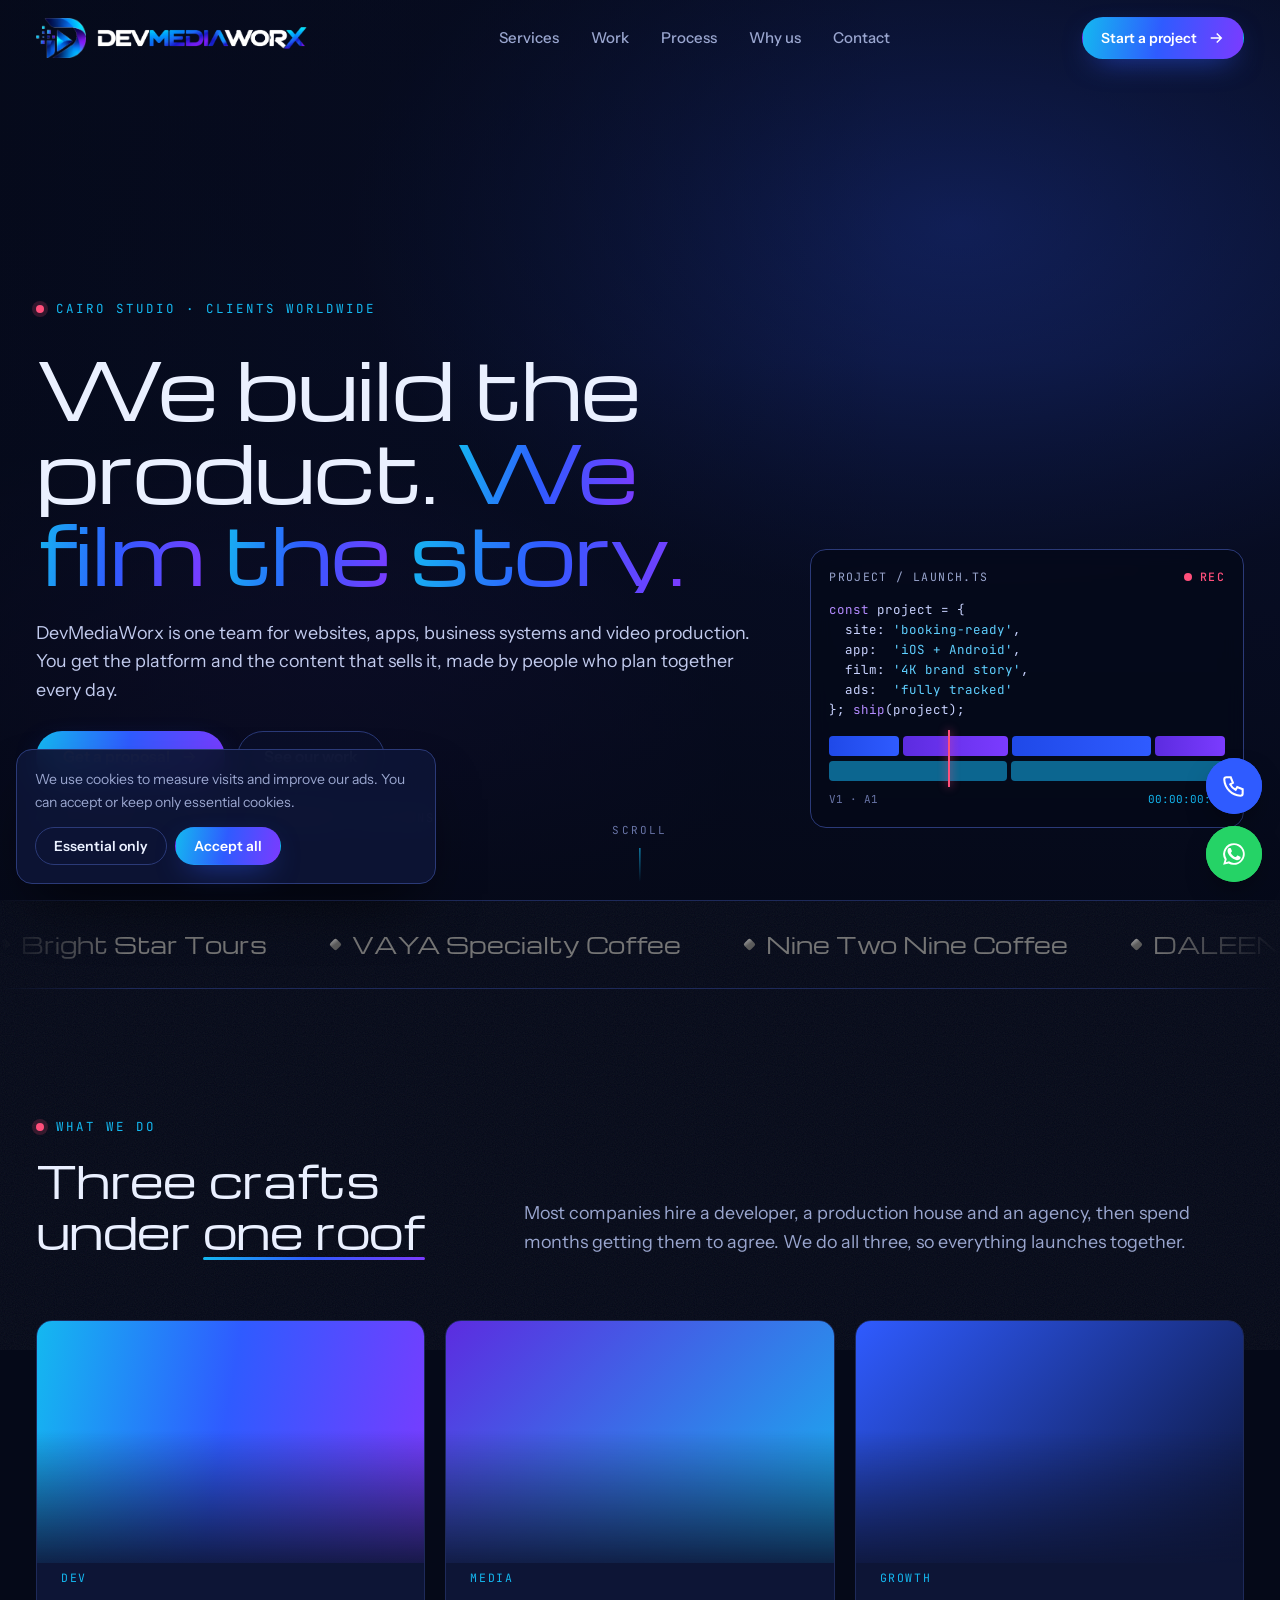
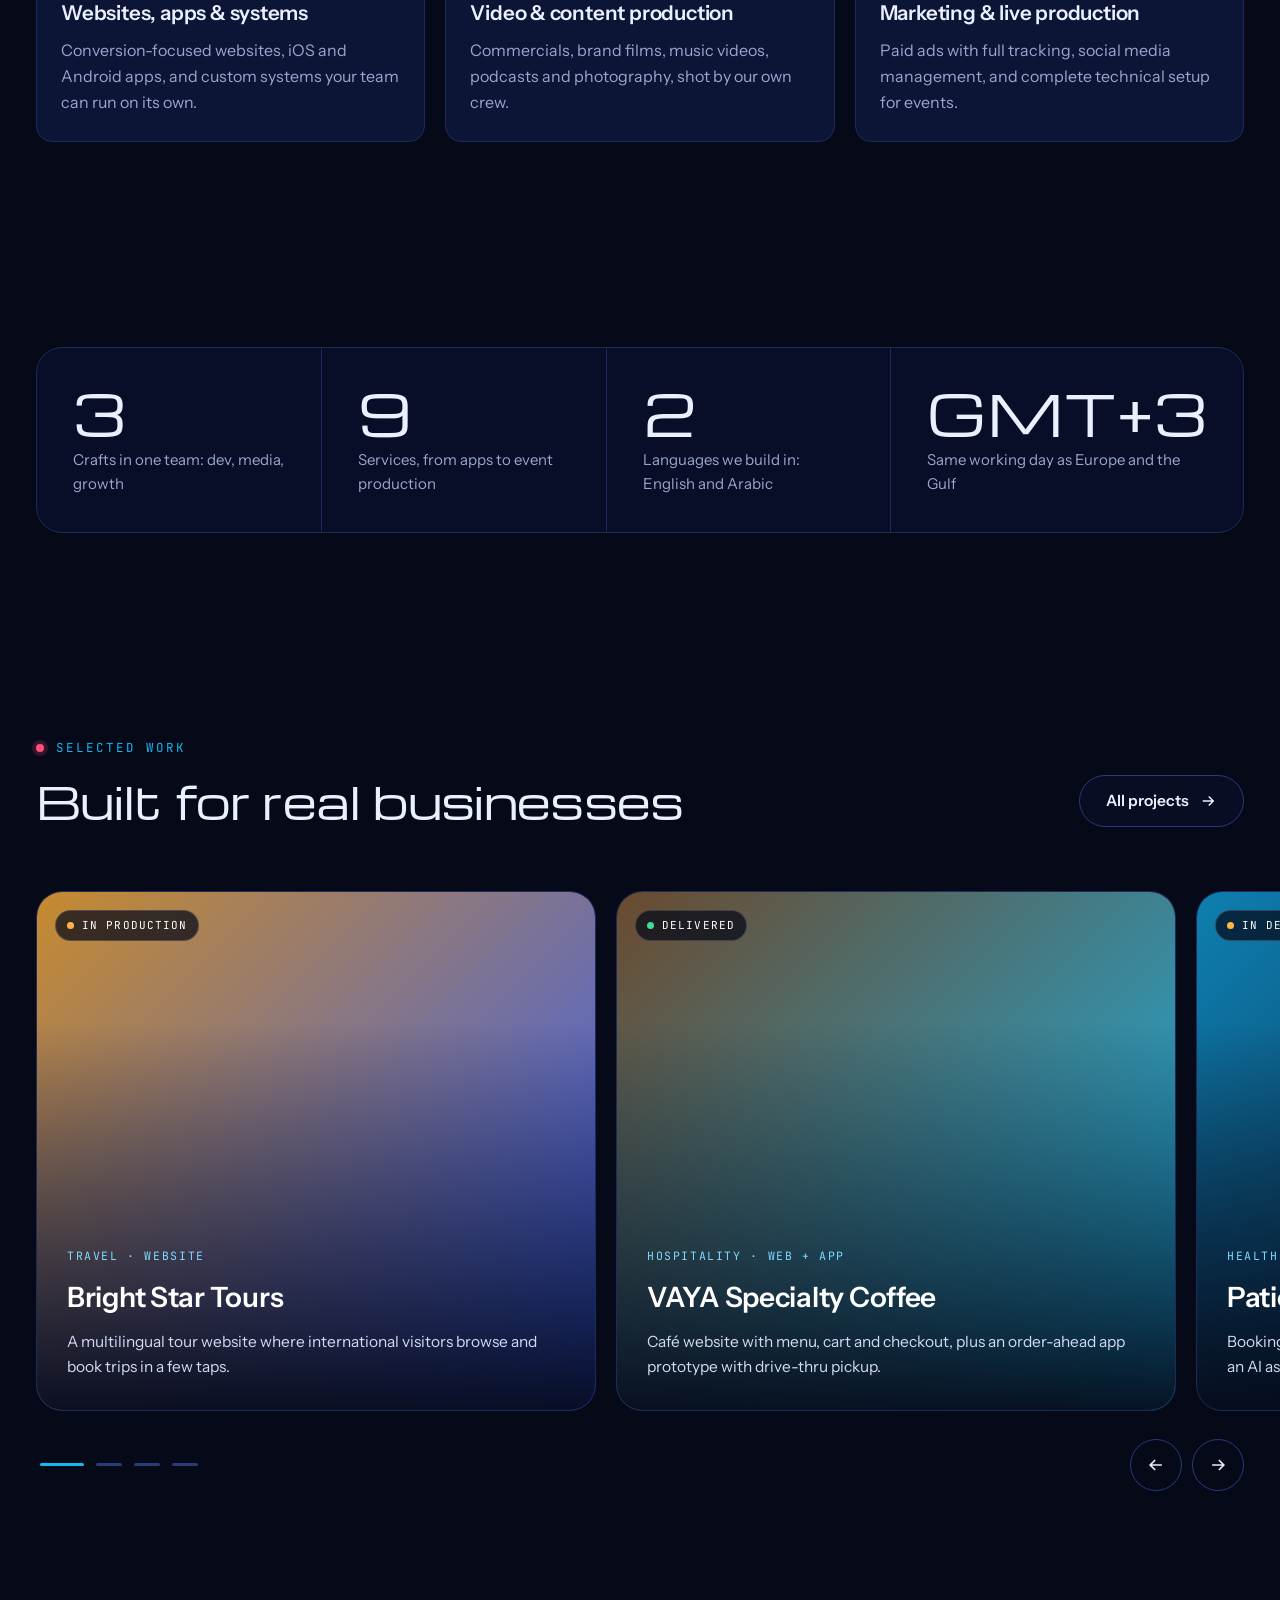
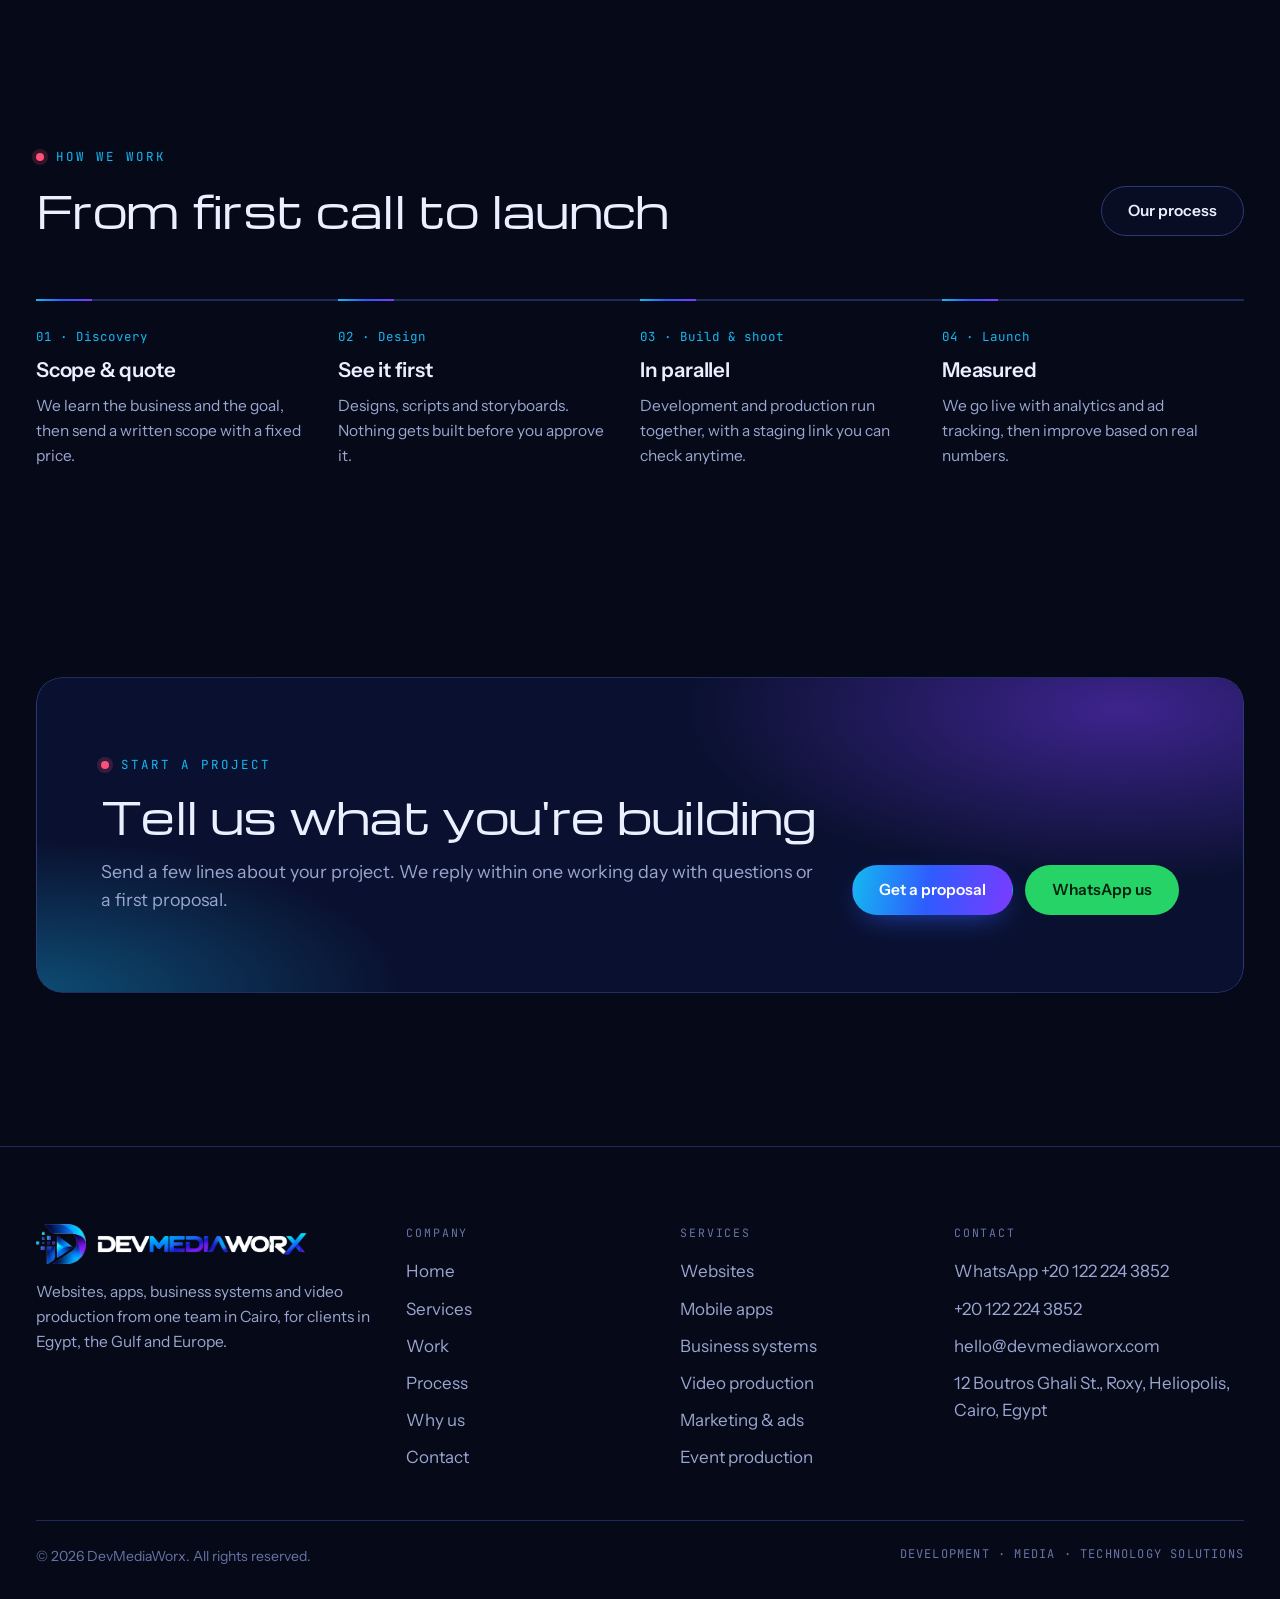
<file: index.html>
<!doctype html>
<html lang="en" dir="ltr">
<head>
<meta charset="utf-8">
<meta name="viewport" content="width=device-width,initial-scale=1,viewport-fit=cover">
<title>DevMediaWorx | Websites, Apps & Video Production Studio in Cairo</title>
<meta name="description" content="DevMediaWorx builds websites, mobile apps and business systems, and produces the video and campaigns that sell them. One team in Cairo for clients in Egypt, the Gulf and Europe.">
<link rel="canonical" href="https://devmediaworx.com/">
<meta property="og:type" content="website">
<meta property="og:site_name" content="DevMediaWorx">
<meta property="og:title" content="DevMediaWorx | Development, Media & Technology Solutions">
<meta property="og:description" content="Websites, apps, systems and video production from one team in Cairo.">
<meta property="og:url" content="https://devmediaworx.com/">
<meta property="og:image" content="https://devmediaworx.com/assets/img/og-image.jpg"><!-- TODO: add a 1200×630 og-image.jpg -->
<meta name="twitter:card" content="summary_large_image">
<meta name="theme-color" content="#050918">
<link rel="icon" type="image/png" href="assets/img/favicon.png">
<link rel="apple-touch-icon" href="assets/img/apple-touch-icon.png">

<!-- Fonts -->
<link rel="preconnect" href="https://fonts.googleapis.com">
<link rel="preconnect" href="https://fonts.gstatic.com" crossorigin>
<link rel="stylesheet" href="https://fonts.googleapis.com/css2?family=Michroma&family=Instrument+Sans:wght@400;500;600;700&family=JetBrains+Mono:wght@400;500&display=swap">

<!-- Libraries -->
<link rel="stylesheet" href="assets/vendor/lenis/lenis.css">
<link rel="stylesheet" href="assets/vendor/swiper/swiper-bundle.min.css">

<!-- Site -->
<link rel="stylesheet" href="assets/css/style.css">
<script src="assets/js/config.js"></script>
<script src="assets/js/tracking.js"></script>

<script type="application/ld+json">
{
  "@context": "https://schema.org",
  "@type": "ProfessionalService",
  "name": "DevMediaWorx",
  "description": "Web development, mobile apps, business systems, video production, digital marketing and event production.",
  "url": "https://devmediaworx.com/",
  "logo": "https://devmediaworx.com/assets/img/logo.png",
  "image": "https://devmediaworx.com/assets/img/logo.png",
  "telephone": "+201222243852",
  "email": "hello@devmediaworx.com",
  "address": { "@type": "PostalAddress", "streetAddress": "12 Boutros Ghali St., Roxy", "addressLocality": "Heliopolis, Cairo", "addressRegion": "Cairo", "postalCode": "11757", "addressCountry": "EG" },
  "hasMap": "https://maps.app.goo.gl/G1YZ1F2vzGe3bzKj9",
  "geo": { "@type": "GeoCoordinates", "latitude": 30.0928966, "longitude": 31.3207923 },
  "areaServed": ["EG", "AE", "SA", "KW", "QA", "GB", "DE"],
  "openingHoursSpecification": [{ "@type": "OpeningHoursSpecification", "dayOfWeek": ["Sunday","Monday","Tuesday","Wednesday","Thursday"], "opens": "10:00", "closes": "18:00" }],
  "knowsLanguage": ["en", "ar"]
}
</script>
</head>
<body>

<main id="main">

  <!-- ============ HERO ============ -->
  <!-- To use a showreel instead of the image: put <video autoplay muted loop playsinline poster="..."><source src="assets/video/reel.mp4" type="video/mp4"></video> inside .hero-media -->
  <section class="hero" data-section="hero" data-accent="cyan">
    <div class="hero-media" data-hero-media style="--img:url('https://images.unsplash.com/photo-1574717024653-61fd2cf4d44d?auto=format&fit=crop&w=2000&q=75')" role="img" aria-label="Video editing suite"><!-- PLACEHOLDER IMAGE: replace with your own showreel still --></div>
    <div class="wrap hero-inner">
      <div class="hero-copy">
        <span class="eyebrow" data-hero-item>Cairo studio · Clients worldwide</span>
        <h1 data-hero-title>We build the product. <span class="grad">We film the story.</span></h1>
        <p class="lead" data-hero-item>DevMediaWorx is one team for websites, apps, business systems and video production. You get the platform and the content that sells it, made by people who plan together every day.</p>
        <div class="hero-ctas" data-hero-item>
          <a class="btn btn-primary magnetic" href="contact.html" data-cta="Get a proposal">Get a proposal
            <svg viewBox="0 0 24 24" fill="none" stroke="currentColor" stroke-width="2" aria-hidden="true"><path d="M5 12h14M13 6l6 6-6 6"/></svg></a>
          <a class="btn btn-ghost magnetic" href="work.html" data-cta="See our work">See our work</a>
        </div>
        <div class="hero-meta" data-hero-item><span>Development</span><span>Media</span><span>Technology solutions</span></div>
      </div>

      <div class="rec-card" data-hero-item aria-hidden="true">
        <div class="rc-top"><span>PROJECT / LAUNCH.TS</span><b>REC</b></div>
        <div class="code">
          <div><span class="k">const</span> project = {</div>
          <div>  site: <span class="s">'booking-ready'</span>,</div>
          <div>  app:  <span class="s">'iOS + Android'</span>,</div>
          <div>  film: <span class="s">'4K brand story'</span>,</div>
          <div>  ads:  <span class="s">'fully tracked'</span></div>
          <div>}; <span class="k">ship</span>(project);</div>
        </div>
        <div class="track">
          <div class="row"><i style="--f:2"></i><i style="--f:3"></i><i style="--f:4"></i><i style="--f:2"></i></div>
          <div class="row a"><i style="--f:5"></i><i style="--f:6"></i></div>
          <span class="ph"></span>
        </div>
        <div class="tc-row"><span>V1 · A1</span><span class="tc" data-timecode>00:00:00:00</span></div>
      </div>
    </div>
    <span class="scroll-cue">SCROLL</span>
  </section>

  <!-- ============ CLIENTS MARQUEE ============ -->
  <div class="marquee" data-section="clients" aria-label="Clients we have worked with">
    <div class="marquee-track">
      <div class="marquee-group">
        <span class="marquee-item"><i></i>Bright Star Tours</span>
        <span class="marquee-item"><i></i>VAYA Specialty Coffee</span>
        <span class="marquee-item"><i></i>Nine Two Nine Coffee</span>
        <span class="marquee-item"><i></i>DALEENZ</span>
        <span class="marquee-item"><i></i>IGCSE Mathematics</span>
        <span class="marquee-item"><i></i>Wide World Tourism</span>
      </div>
      <div class="marquee-group" aria-hidden="true">
        <span class="marquee-item"><i></i>Bright Star Tours</span>
        <span class="marquee-item"><i></i>VAYA Specialty Coffee</span>
        <span class="marquee-item"><i></i>Nine Two Nine Coffee</span>
        <span class="marquee-item"><i></i>DALEENZ</span>
        <span class="marquee-item"><i></i>IGCSE Mathematics</span>
        <span class="marquee-item"><i></i>Wide World Tourism</span>
      </div>
    </div>
  </div>

  <!-- ============ WHAT WE DO ============ -->
  <section class="section" data-section="services-preview" data-accent="blue">
    <div class="wrap">
      <div class="sec-head row">
        <div>
          <span class="eyebrow" data-anim="rise">What we do</span>
          <h2 class="h2" data-anim="chars">Three crafts under <span class="u-line">one roof</span></h2>
        </div>
        <p class="lead" data-anim="rise" data-delay=".15">Most companies hire a developer, a production house and an agency, then spend months getting them to agree. We do all three, so everything launches together.</p>
      </div>
      <div class="grid-3" data-anim="stagger">
        <a class="card card-img" href="services.html#web" style="text-decoration:none">
          <div class="ci-img" style="--img:url('https://images.unsplash.com/photo-1498050108023-c5249f4df085?auto=format&fit=crop&w=900&q=70')"></div>
          <div class="ci-body"><span class="tag">Dev</span><h3 class="h3">Websites, apps &amp; systems</h3><p>Conversion-focused websites, iOS and Android apps, and custom systems your team can run on its own.</p></div>
        </a>
        <a class="card card-img" href="services.html#video" style="text-decoration:none">
          <div class="ci-img" style="--img:url('https://images.unsplash.com/photo-1492691527719-9d1e07e534b4?auto=format&fit=crop&w=900&q=70');--fallback:linear-gradient(135deg,#5C2CE0,#14B8F0)"></div>
          <div class="ci-body"><span class="tag">Media</span><h3 class="h3">Video &amp; content production</h3><p>Commercials, brand films, music videos, podcasts and photography, shot by our own crew.</p></div>
        </a>
        <a class="card card-img" href="services.html#marketing" style="text-decoration:none">
          <div class="ci-img" style="--img:url('https://images.unsplash.com/photo-1460925895917-afdab827c52f?auto=format&fit=crop&w=900&q=70');--fallback:linear-gradient(135deg,#2F5BFF,#0A1230)"></div>
          <div class="ci-body"><span class="tag">Growth</span><h3 class="h3">Marketing &amp; live production</h3><p>Paid ads with full tracking, social media management, and complete technical setup for events.</p></div>
        </a>
      </div>
    </div>
  </section>

  <!-- ============ STATS (facts only, no invented numbers) ============ -->
  <section class="section tight" data-section="stats">
    <div class="wrap">
      <div class="stats">
        <div class="stat"><b data-anim="count" data-count="3">3</b><span>Crafts in one team: dev, media, growth</span></div>
        <div class="stat"><b data-anim="count" data-count="9">9</b><span>Services, from apps to event production</span></div>
        <div class="stat"><b data-anim="count" data-count="2">2</b><span>Languages we build in: English and Arabic</span></div>
        <div class="stat"><b>GMT+3</b><span>Same working day as Europe and the Gulf</span></div>
      </div>
    </div>
  </section>

  <!-- ============ FEATURED WORK (Swiper) ============ -->
  <section class="section" data-section="work-preview" data-accent="violet" style="overflow:hidden">
    <div class="wrap">
      <div class="sec-head row">
        <div>
          <span class="eyebrow" data-anim="rise">Selected work</span>
          <h2 class="h2" data-anim="chars">Built for real businesses</h2>
        </div>
        <a class="btn btn-ghost magnetic" href="work.html" data-cta="All projects" data-anim="rise">All projects
          <svg viewBox="0 0 24 24" fill="none" stroke="currentColor" stroke-width="2" aria-hidden="true"><path d="M5 12h14M13 6l6 6-6 6"/></svg></a>
      </div>
      <div class="swiper work-swiper" data-anim="rise">
        <div class="swiper-wrapper">
          <a class="swiper-slide case" href="work.html#bright-star" data-name="Bright Star Tours">
            <div class="case-bg" style="--img:url('https://images.unsplash.com/photo-1503177119275-0aa32b3a9368?auto=format&fit=crop&w=1200&q=70');--fallback:linear-gradient(135deg,#C78A2E,#2F5BFF)"></div>
            <span class="status dev">In production</span>
            <div class="in"><span class="cat">Travel · Website</span><h3>Bright Star Tours</h3><p>A multilingual tour website where international visitors browse and book trips in a few taps.</p></div>
          </a>
          <a class="swiper-slide case" href="work.html#vaya" data-name="VAYA">
            <div class="case-bg" style="--img:url('https://images.unsplash.com/photo-1495474472287-4d71bcdd2085?auto=format&fit=crop&w=1200&q=70');--fallback:linear-gradient(135deg,#6B4A2E,#14B8F0)"></div>
            <span class="status">Delivered</span>
            <div class="in"><span class="cat">Hospitality · Web + App</span><h3>VAYA Specialty Coffee</h3><p>Café website with menu, cart and checkout, plus an order-ahead app prototype with drive-thru pickup.</p></div>
          </a>
          <a class="swiper-slide case" href="work.html#patient-journey" data-name="Patient Journey">
            <div class="case-bg" style="--img:url('https://images.unsplash.com/photo-1576091160550-2173dba999ef?auto=format&fit=crop&w=1200&q=70');--fallback:linear-gradient(135deg,#0E7FB0,#0A1230)"></div>
            <span class="status dev">In development</span>
            <div class="in"><span class="cat">Healthcare · Platform</span><h3>Patient Journey System</h3><p>Bookings, refunds, records and post-op follow-up for doctors, with an AI assistant that hands medical questions to the clinic.</p></div>
          </a>
          <a class="swiper-slide case" href="work.html#daleenz" data-name="DALEENZ">
            <div class="case-bg" style="--img:url('https://images.unsplash.com/photo-1555041469-a586c61ea9bc?auto=format&fit=crop&w=1200&q=70');--fallback:linear-gradient(135deg,#B08D57,#1A1A1A)"></div>
            <span class="status">Delivered</span>
            <div class="in"><span class="cat">Retail · Landing pages</span><h3>DALEENZ Furniture</h3><p>Ad-ready sales landing pages, product spec sheets and marketing visuals.</p></div>
          </a>
          <a class="swiper-slide case" href="work.html#events" data-name="Event production">
            <div class="case-bg" style="--img:url('https://images.unsplash.com/photo-1540575467063-178a50c2df87?auto=format&fit=crop&w=1200&q=70');--fallback:linear-gradient(135deg,#7B3BFF,#0A1230)"></div>
            <span class="status">Ongoing</span>
            <div class="in"><span class="cat">Events · Production</span><h3>Conference production</h3><p>LED screens, multi-camera coverage, sound, lighting and stage, then the highlight film.</p></div>
          </a>
        </div>
        <div class="swiper-ui">
          <div class="swiper-pagination"></div>
          <div class="arrows">
            <button class="sw-prev" type="button" aria-label="Previous project"><svg viewBox="0 0 24 24" fill="none" stroke="currentColor" stroke-width="2"><path d="M19 12H5M11 6l-6 6 6 6"/></svg></button>
            <button class="sw-next" type="button" aria-label="Next project"><svg viewBox="0 0 24 24" fill="none" stroke="currentColor" stroke-width="2"><path d="M5 12h14M13 6l6 6-6 6"/></svg></button>
          </div>
        </div>
      </div>
    </div>
  </section>

  <!-- ============ PROCESS PREVIEW ============ -->
  <section class="section" data-section="process-preview" data-accent="cyan">
    <div class="wrap">
      <div class="sec-head row">
        <div>
          <span class="eyebrow" data-anim="rise">How we work</span>
          <h2 class="h2" data-anim="chars">From first call to launch</h2>
        </div>
        <a class="btn btn-ghost magnetic" href="process.html" data-cta="Our process" data-anim="rise">Our process</a>
      </div>
      <div class="steps-mini" data-anim="stagger">
        <div class="sm"><span>01 · Discovery</span><h3 class="h3">Scope &amp; quote</h3><p>We learn the business and the goal, then send a written scope with a fixed price.</p></div>
        <div class="sm"><span>02 · Design</span><h3 class="h3">See it first</h3><p>Designs, scripts and storyboards. Nothing gets built before you approve it.</p></div>
        <div class="sm"><span>03 · Build &amp; shoot</span><h3 class="h3">In parallel</h3><p>Development and production run together, with a staging link you can check anytime.</p></div>
        <div class="sm"><span>04 · Launch</span><h3 class="h3">Measured</h3><p>We go live with analytics and ad tracking, then improve based on real numbers.</p></div>
      </div>
    </div>
  </section>

  <!-- ============ CTA ============ -->
  <section class="section tight" data-section="cta">
    <div class="wrap">
      <div class="cta-band" data-anim="wipe">
        <div style="display:grid;gap:16px">
          <span class="eyebrow">Start a project</span>
          <h2 class="h2">Tell us what you're building</h2>
          <p class="lead">Send a few lines about your project. We reply within one working day with questions or a first proposal.</p>
        </div>
        <div class="actions">
          <a class="btn btn-primary magnetic" href="contact.html" data-cta="Get a proposal">Get a proposal</a>
          <a class="btn btn-wa magnetic" data-wa="Hi DevMediaWorx, I'd like to discuss a project." href="#">WhatsApp us</a>
        </div>
      </div>
    </div>
  </section>

</main>

<!-- Libraries -->
<script src="assets/vendor/gsap/gsap.min.js"></script>
<script src="assets/vendor/gsap/ScrollTrigger.min.js"></script>
<script src="assets/vendor/gsap/SplitText.min.js"></script>
<script src="assets/vendor/gsap/CustomEase.min.js"></script>
<script src="assets/vendor/gsap/Observer.min.js"></script>
<script src="assets/vendor/lenis/lenis.min.js"></script>
<script src="assets/vendor/swiper/swiper-bundle.min.js"></script>
<!-- Site -->
<script src="assets/js/layout.js"></script>
<script src="assets/js/main.js"></script>
<script src="assets/js/motion.js"></script>
</body>
</html>
</file>
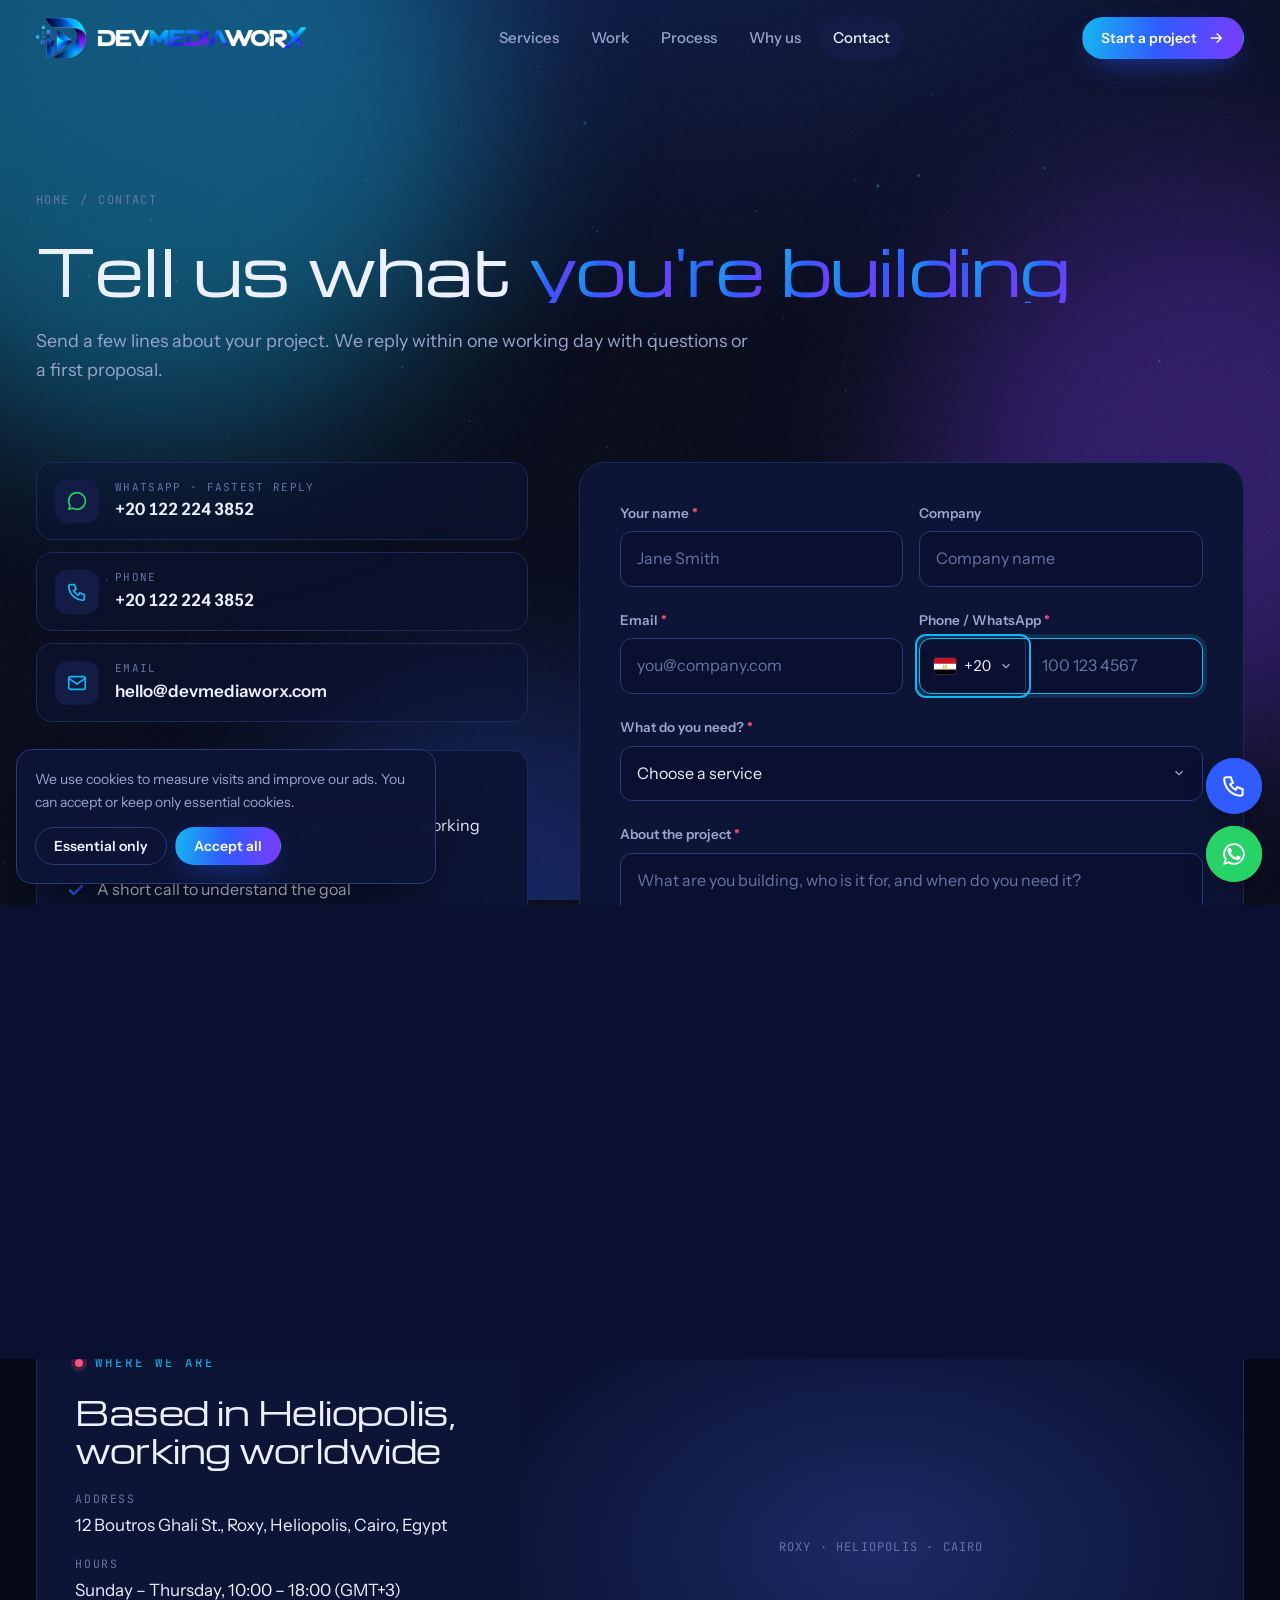
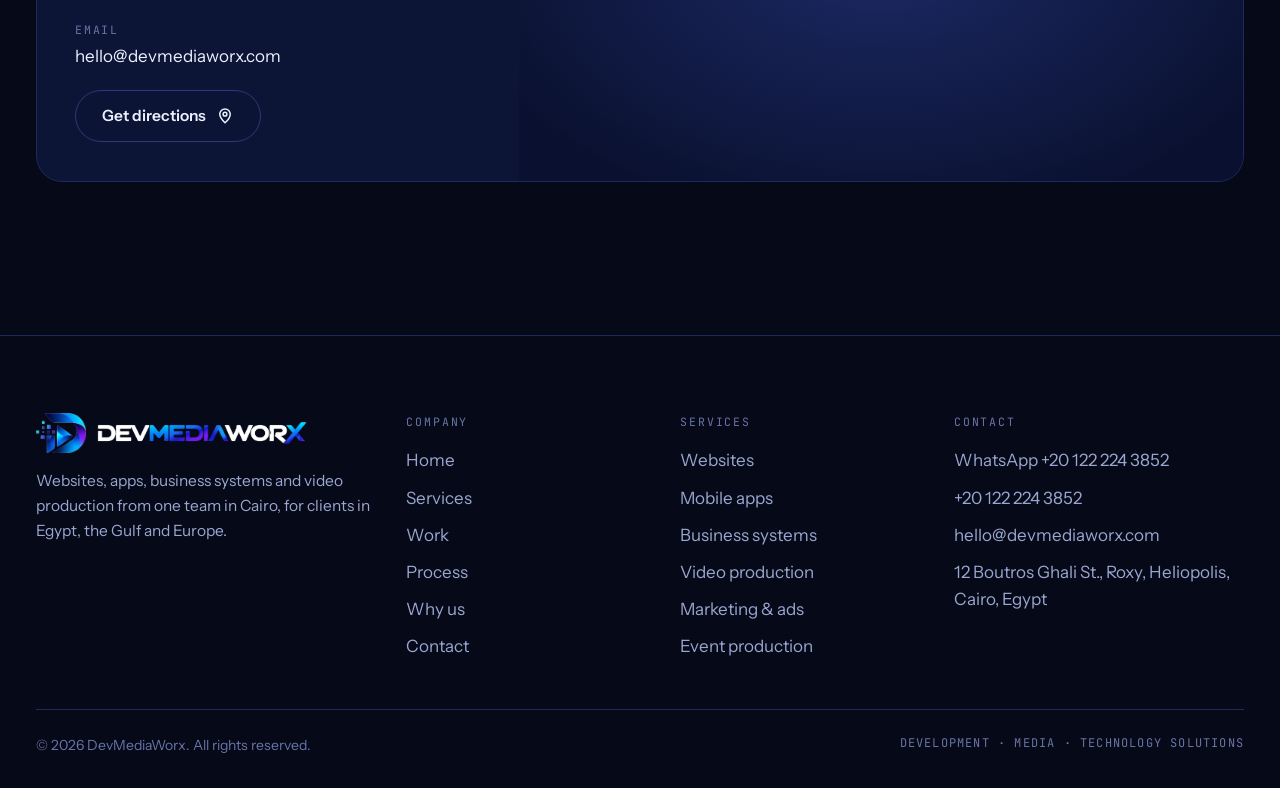
<file: contact.html>
<!doctype html>
<html lang="en" dir="ltr">
<head>
<meta charset="utf-8">
<meta name="viewport" content="width=device-width,initial-scale=1,viewport-fit=cover">
<title>Contact | Start a Project | DevMediaWorx</title>
<meta name="description" content="Tell us about your project. Reach DevMediaWorx on WhatsApp, phone or email, or send the form for a proposal within one working day.">
<link rel="canonical" href="https://devmediaworx.com/contact.html">
<meta property="og:type" content="website">
<meta property="og:site_name" content="DevMediaWorx">
<meta property="og:title" content="Contact | Start a Project | DevMediaWorx">
<meta property="og:description" content="Tell us about your project. Reach DevMediaWorx on WhatsApp, phone or email, or send the form for a proposal within one working day.">
<meta property="og:url" content="https://devmediaworx.com/contact.html">
<meta property="og:image" content="https://devmediaworx.com/assets/img/og-image.jpg">
<meta name="twitter:card" content="summary_large_image">
<meta name="theme-color" content="#050918">
<link rel="icon" type="image/png" href="assets/img/favicon.png">
<link rel="apple-touch-icon" href="assets/img/apple-touch-icon.png">

<!-- Fonts -->
<link rel="preconnect" href="https://fonts.googleapis.com">
<link rel="preconnect" href="https://fonts.gstatic.com" crossorigin>
<link rel="stylesheet" href="https://fonts.googleapis.com/css2?family=Michroma&family=Instrument+Sans:wght@400;500;600;700&family=JetBrains+Mono:wght@400;500&display=swap">

<!-- Libraries -->
<link rel="stylesheet" href="assets/vendor/lenis/lenis.css">

<!-- Site -->
<link rel="stylesheet" href="assets/css/style.css">
<script src="assets/js/config.js"></script>
<script src="assets/js/tracking.js"></script>

</head>
<body>

<main id="main">

  <section class="page-hero" data-section="contact-hero" data-accent="cyan">
    <div class="wrap">
      <div class="crumbs" data-anim="rise"><a href="index.html">Home</a><span>/</span><span>Contact</span></div>
      <h1 class="h1" data-anim="chars">Tell us what <span class="grad">you're building</span></h1>
      <p class="lead" data-anim="rise" data-delay=".2">Send a few lines about your project. We reply within one working day with questions or a first proposal.</p>
    </div>
  </section>

  <section class="section" style="padding-top:0" data-section="contact" data-accent="cyan">
    <div class="wrap contact-grid">
      <div style="display:grid;gap:28px">
        <div class="channels" data-anim="stagger">
          <a class="channel" href="#" data-wa="Hi DevMediaWorx, I'd like to discuss a project.">
            <span class="ic" style="color:#25D366"><svg viewBox="0 0 24 24" fill="currentColor" aria-hidden="true"><path d="M12 2a10 10 0 0 0-8.6 15.1L2 22l5-1.3A10 10 0 1 0 12 2zm0 18.2c-1.5 0-3-.4-4.2-1.2l-.3-.2-3 .8.8-2.9-.2-.3A8.2 8.2 0 1 1 12 20.2z"/></svg></span>
            <span><small>WhatsApp · fastest reply</small><strong data-c="contact.whatsappDisplay">+20 122 224 3852</strong></span>
          </a>
          <a class="channel" href="#" data-tel>
            <span class="ic"><svg viewBox="0 0 24 24" fill="none" stroke="currentColor" stroke-width="1.9" aria-hidden="true"><path d="M5 4h4l2 5-2.5 1.5a11 11 0 0 0 5 5L15 13l5 2v4a2 2 0 0 1-2 2A16 16 0 0 1 3 6a2 2 0 0 1 2-2"/></svg></span>
            <span><small>Phone</small><strong data-c="contact.phoneDisplay">+20 122 224 3852</strong></span>
          </a>
          <a class="channel" href="#" data-mail>
            <span class="ic"><svg viewBox="0 0 24 24" fill="none" stroke="currentColor" stroke-width="1.8" aria-hidden="true"><rect x="3" y="5" width="18" height="14" rx="2"/><path d="m3 7 9 6 9-6"/></svg></span>
            <span><small>Email</small><strong data-c="contact.email">hello@devmediaworx.com</strong></span>
          </a>
        </div>
        <div class="card" data-anim="rise">
          <span class="tag">What happens next</span>
          <ul class="tick-list">
            <li>We read your message and reply within one working day</li>
            <li>A short call to understand the goal</li>
            <li>A written proposal with a fixed price and timeline</li>
          </ul>
        </div>
      </div>

      <div class="form-card" data-anim="rise" data-delay=".1">
        <form id="lead-form" class="form" novalidate>
          <div class="field" data-field="name">
            <label for="f-name">Your name <em>*</em></label>
            <input class="input" id="f-name" name="name" autocomplete="name" placeholder="Jane Smith">
            <span class="err" aria-live="polite"></span>
          </div>
          <div class="field" data-field="company">
            <label for="f-company">Company</label>
            <input class="input" id="f-company" name="company" autocomplete="organization" placeholder="Company name">
            <span class="err"></span>
          </div>
          <div class="field" data-field="email">
            <label for="f-email">Email <em>*</em></label>
            <input class="input" id="f-email" name="email" type="email" autocomplete="email" placeholder="you@company.com">
            <span class="err" aria-live="polite"></span>
          </div>
          <div class="field" data-field="phone">
            <label for="f-phone">Phone / WhatsApp <em>*</em></label>
            <div class="phone">
              <button type="button" class="cc-btn" id="cc-btn" aria-haspopup="listbox" aria-expanded="false" aria-label="Country code"></button>
              <ul class="dropdown" id="cc-list" role="listbox" tabindex="-1" aria-label="Country code"></ul>
              <input class="input" id="f-phone" name="phone" type="tel" inputmode="tel" autocomplete="tel-national" placeholder="100 123 4567">
              <input type="hidden" name="country_code" value="+20">
            </div>
            <span class="err" aria-live="polite"></span>
          </div>
          <div class="field full" data-field="service">
            <label id="service-label">What do you need? <em>*</em></label>
            <div class="select">
              <button type="button" class="select-btn" id="service-btn" aria-haspopup="listbox" aria-expanded="false" aria-labelledby="service-label service-btn"><span>Choose a service</span><svg viewBox="0 0 24 24" fill="none" stroke="currentColor" stroke-width="2" aria-hidden="true"><path d="m6 9 6 6 6-6"/></svg></button>
              <ul class="dropdown" id="service-list" role="listbox" tabindex="-1" aria-labelledby="service-label"></ul>
              <input type="hidden" name="service" value="">
            </div>
            <span class="err" aria-live="polite"></span>
          </div>
          <div class="field full" data-field="message">
            <label for="f-msg">About the project <em>*</em></label>
            <textarea class="input" id="f-msg" name="message" placeholder="What are you building, who is it for, and when do you need it?"></textarea>
            <span class="err" aria-live="polite"></span>
          </div>
          <div class="field full">
            <button class="btn btn-primary magnetic" type="submit" data-cta="Send project details">Send project details
              <svg viewBox="0 0 24 24" fill="none" stroke="currentColor" stroke-width="2" aria-hidden="true"><path d="M5 12h14M13 6l6 6-6 6"/></svg></button>
          </div>
        </form>

        <div class="form-success" role="status" aria-live="polite">
          <svg viewBox="0 0 100 100" fill="none" aria-hidden="true"><circle cx="50" cy="50" r="44" stroke-width="3" stroke-dasharray="280" stroke-dashoffset="0"/><path d="M31 51l13 13 26-28" stroke-width="5" stroke-linecap="round" stroke-linejoin="round" stroke-dasharray="200" stroke-dashoffset="0"/></svg>
          <h3 class="h3">Thanks, <span data-success-name>there</span>. Your details are ready.</h3>
          <p>Tap below to send them on WhatsApp for the fastest reply. We usually answer the same working day.</p>
          <a class="btn btn-wa" href="#" target="_blank" rel="noopener" data-wa-final>Send on WhatsApp</a>
        </div>
      </div>
    </div>
  </section>

  <!-- ============ LOCATION ============ -->
  <section class="section tight" data-section="location" data-accent="blue">
    <div class="wrap">
      <div class="location" data-anim="rise">
        <div class="loc-info">
          <span class="eyebrow">Where we are</span>
          <h2 class="h2" style="font-size:clamp(24px,2.6vw,34px)">Based in Heliopolis, working worldwide</h2>
          <dl>
            <div><dt>Address</dt><dd data-c="contact.address">12 Boutros Ghali St., Roxy, Heliopolis, Cairo, Egypt</dd></div>
            <div><dt>Hours</dt><dd data-c="contact.hours">Sunday – Thursday, 10:00 – 18:00 (GMT+3)</dd></div>
            <div><dt>Email</dt><dd data-c="contact.email">hello@devmediaworx.com</dd></div>
          </dl>
          <a class="btn btn-ghost magnetic" href="#" data-maplink data-directions style="align-self:flex-start">Get directions
            <svg viewBox="0 0 24 24" fill="none" stroke="currentColor" stroke-width="2" aria-hidden="true"><path d="M12 21s-7-6.2-7-11.5A7 7 0 0 1 19 9.5C19 14.8 12 21 12 21z"/><circle cx="12" cy="9.5" r="2.5"/></svg></a>
        </div>
        <div class="map" data-map><span class="map-fallback">ROXY · HELIOPOLIS · CAIRO</span></div>
      </div>
    </div>
  </section>
</main>

<!-- Libraries -->
<script src="assets/vendor/gsap/gsap.min.js"></script>
<script src="assets/vendor/gsap/ScrollTrigger.min.js"></script>
<script src="assets/vendor/gsap/SplitText.min.js"></script>
<script src="assets/vendor/gsap/CustomEase.min.js"></script>
<script src="assets/vendor/gsap/Observer.min.js"></script>
<script src="assets/vendor/lenis/lenis.min.js"></script>
<!-- Site -->
<script src="assets/js/layout.js"></script>
<script src="assets/js/main.js"></script>
<script src="assets/js/motion.js"></script>
</body>
</html>
</file>
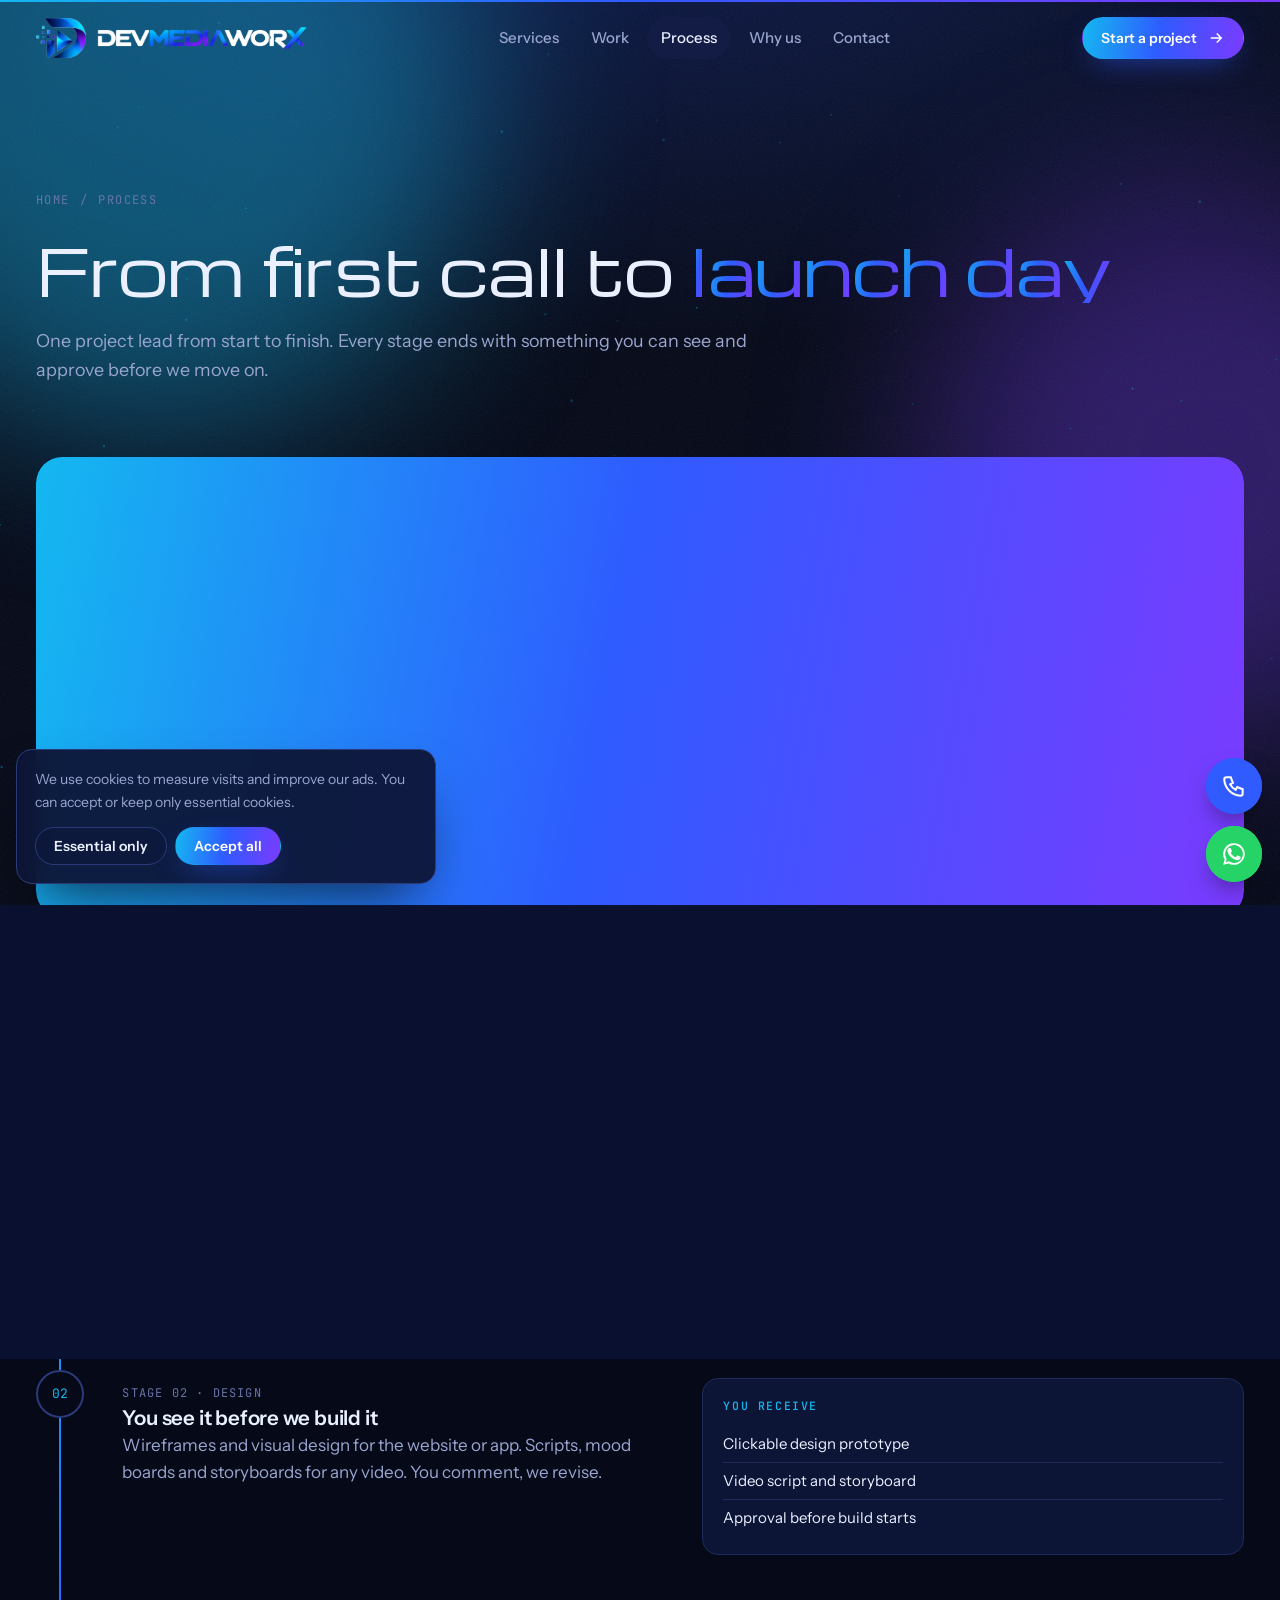
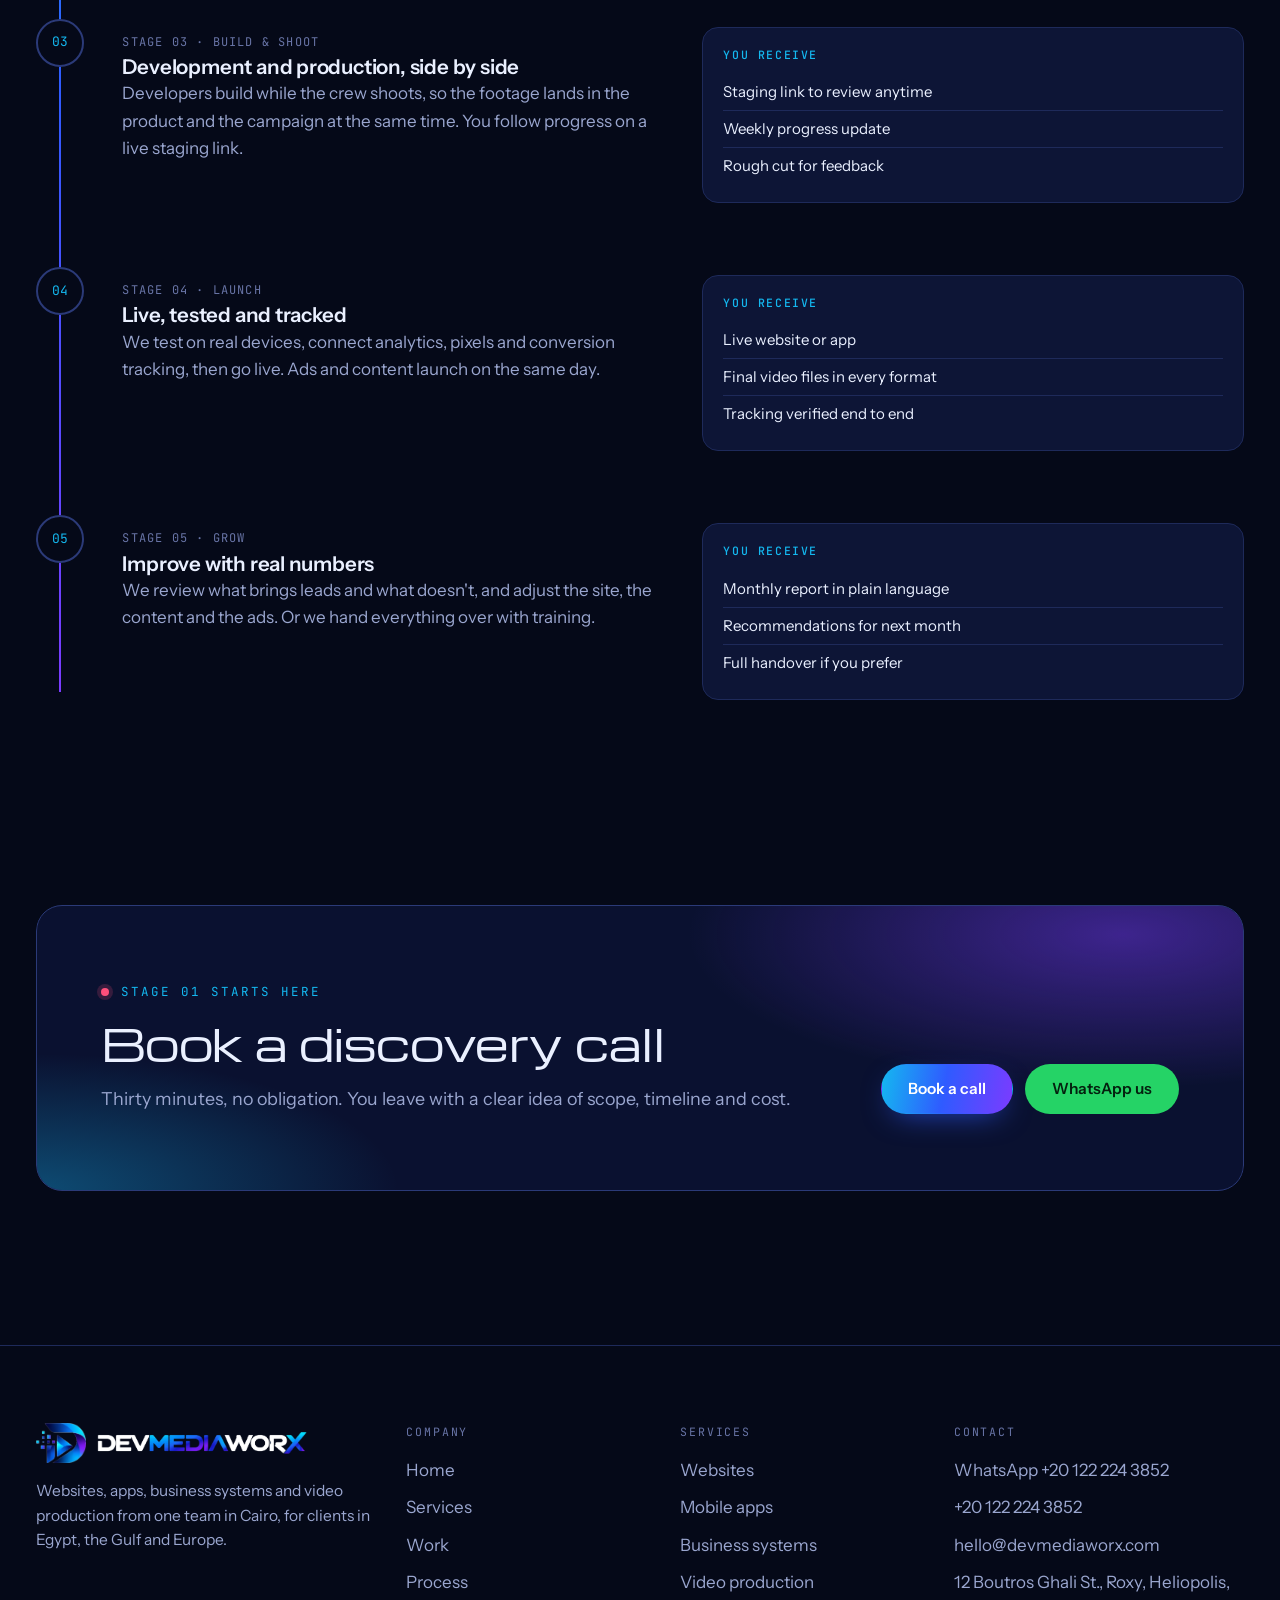
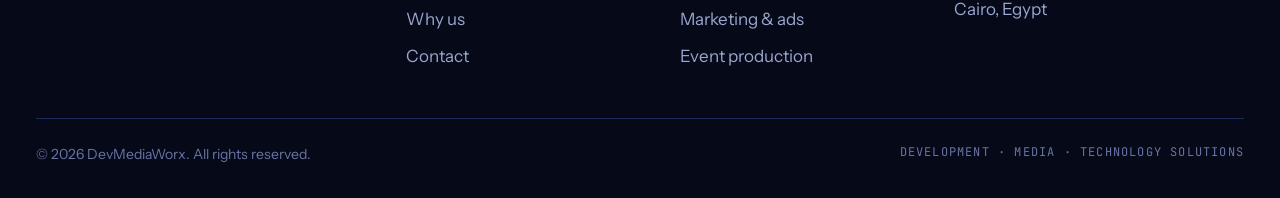
<file: process.html>
<!doctype html>
<html lang="en" dir="ltr">
<head>
<meta charset="utf-8">
<meta name="viewport" content="width=device-width,initial-scale=1,viewport-fit=cover">
<title>Process | How We Work | DevMediaWorx</title>
<meta name="description" content="Our five-stage process: discovery, design, build and shoot, launch, and growth. Fixed price, written scope, one project lead.">
<link rel="canonical" href="https://devmediaworx.com/process.html">
<meta property="og:type" content="website">
<meta property="og:site_name" content="DevMediaWorx">
<meta property="og:title" content="Process | How We Work | DevMediaWorx">
<meta property="og:description" content="Our five-stage process: discovery, design, build and shoot, launch, and growth. Fixed price, written scope, one project lead.">
<meta property="og:url" content="https://devmediaworx.com/process.html">
<meta property="og:image" content="https://devmediaworx.com/assets/img/og-image.jpg">
<meta name="twitter:card" content="summary_large_image">
<meta name="theme-color" content="#050918">
<link rel="icon" type="image/png" href="assets/img/favicon.png">
<link rel="apple-touch-icon" href="assets/img/apple-touch-icon.png">

<!-- Fonts -->
<link rel="preconnect" href="https://fonts.googleapis.com">
<link rel="preconnect" href="https://fonts.gstatic.com" crossorigin>
<link rel="stylesheet" href="https://fonts.googleapis.com/css2?family=Michroma&family=Instrument+Sans:wght@400;500;600;700&family=JetBrains+Mono:wght@400;500&display=swap">

<!-- Libraries -->
<link rel="stylesheet" href="assets/vendor/lenis/lenis.css">

<!-- Site -->
<link rel="stylesheet" href="assets/css/style.css">
<script src="assets/js/config.js"></script>
<script src="assets/js/tracking.js"></script>

</head>
<body>

<main id="main">

  <section class="page-hero" data-section="process-hero" data-accent="cyan">
    <div class="wrap">
      <div class="crumbs" data-anim="rise"><a href="index.html">Home</a><span>/</span><span>Process</span></div>
      <h1 class="h1" data-anim="chars">From first call to <span class="grad">launch day</span></h1>
      <p class="lead" data-anim="rise" data-delay=".2">One project lead from start to finish. Every stage ends with something you can see and approve before we move on.</p>
      <div class="page-hero-img" data-anim="wipe" style="--img:url('https://images.unsplash.com/photo-1551434678-e076c223a692?auto=format&fit=crop&w=2000&q=70')"><!-- PLACEHOLDER IMAGE: replace with a photo of your team at work --></div>
    </div>
  </section>

  <section class="section" data-section="process" data-accent="blue">
    <div class="wrap">
      <div class="timeline">
        <span class="rail" aria-hidden="true"></span>

        <div class="t-step" data-anim="rise">
          <div class="t-dot">01</div>
          <div class="t-body">
            <div>
              <span class="tc">STAGE 01 · DISCOVERY</span>
              <h2 class="h3">We learn your business</h2>
              <p>A call to understand the business, the audience, the goal and the deadline. We look at what you have today and what competitors are doing.</p>
            </div>
            <div class="deliver"><b>You receive</b><ul><li>Written scope of work</li><li>Fixed price and payment schedule</li><li>Timeline with milestones</li></ul></div>
          </div>
        </div>

        <div class="t-step" data-anim="rise">
          <div class="t-dot">02</div>
          <div class="t-body">
            <div>
              <span class="tc">STAGE 02 · DESIGN</span>
              <h2 class="h3">You see it before we build it</h2>
              <p>Wireframes and visual design for the website or app. Scripts, mood boards and storyboards for any video. You comment, we revise.</p>
            </div>
            <div class="deliver"><b>You receive</b><ul><li>Clickable design prototype</li><li>Video script and storyboard</li><li>Approval before build starts</li></ul></div>
          </div>
        </div>

        <div class="t-step" data-anim="rise">
          <div class="t-dot">03</div>
          <div class="t-body">
            <div>
              <span class="tc">STAGE 03 · BUILD &amp; SHOOT</span>
              <h2 class="h3">Development and production, side by side</h2>
              <p>Developers build while the crew shoots, so the footage lands in the product and the campaign at the same time. You follow progress on a live staging link.</p>
            </div>
            <div class="deliver"><b>You receive</b><ul><li>Staging link to review anytime</li><li>Weekly progress update</li><li>Rough cut for feedback</li></ul></div>
          </div>
        </div>

        <div class="t-step" data-anim="rise">
          <div class="t-dot">04</div>
          <div class="t-body">
            <div>
              <span class="tc">STAGE 04 · LAUNCH</span>
              <h2 class="h3">Live, tested and tracked</h2>
              <p>We test on real devices, connect analytics, pixels and conversion tracking, then go live. Ads and content launch on the same day.</p>
            </div>
            <div class="deliver"><b>You receive</b><ul><li>Live website or app</li><li>Final video files in every format</li><li>Tracking verified end to end</li></ul></div>
          </div>
        </div>

        <div class="t-step" data-anim="rise">
          <div class="t-dot">05</div>
          <div class="t-body">
            <div>
              <span class="tc">STAGE 05 · GROW</span>
              <h2 class="h3">Improve with real numbers</h2>
              <p>We review what brings leads and what doesn't, and adjust the site, the content and the ads. Or we hand everything over with training.</p>
            </div>
            <div class="deliver"><b>You receive</b><ul><li>Monthly report in plain language</li><li>Recommendations for next month</li><li>Full handover if you prefer</li></ul></div>
          </div>
        </div>
      </div>
    </div>
  </section>

  <section class="section tight" data-section="cta">
    <div class="wrap">
      <div class="cta-band" data-anim="wipe">
        <div style="display:grid;gap:16px">
          <span class="eyebrow">Stage 01 starts here</span>
          <h2 class="h2">Book a discovery call</h2>
          <p class="lead">Thirty minutes, no obligation. You leave with a clear idea of scope, timeline and cost.</p>
        </div>
        <div class="actions">
          <a class="btn btn-primary magnetic" href="contact.html" data-cta="Book a discovery call">Book a call</a>
          <a class="btn btn-wa magnetic" data-wa="Hi DevMediaWorx, I'd like to book a discovery call." href="#">WhatsApp us</a>
        </div>
      </div>
    </div>
  </section>
</main>

<!-- Libraries -->
<script src="assets/vendor/gsap/gsap.min.js"></script>
<script src="assets/vendor/gsap/ScrollTrigger.min.js"></script>
<script src="assets/vendor/gsap/SplitText.min.js"></script>
<script src="assets/vendor/gsap/CustomEase.min.js"></script>
<script src="assets/vendor/gsap/Observer.min.js"></script>
<script src="assets/vendor/lenis/lenis.min.js"></script>
<!-- Site -->
<script src="assets/js/layout.js"></script>
<script src="assets/js/main.js"></script>
<script src="assets/js/motion.js"></script>
</body>
</html>
</file>
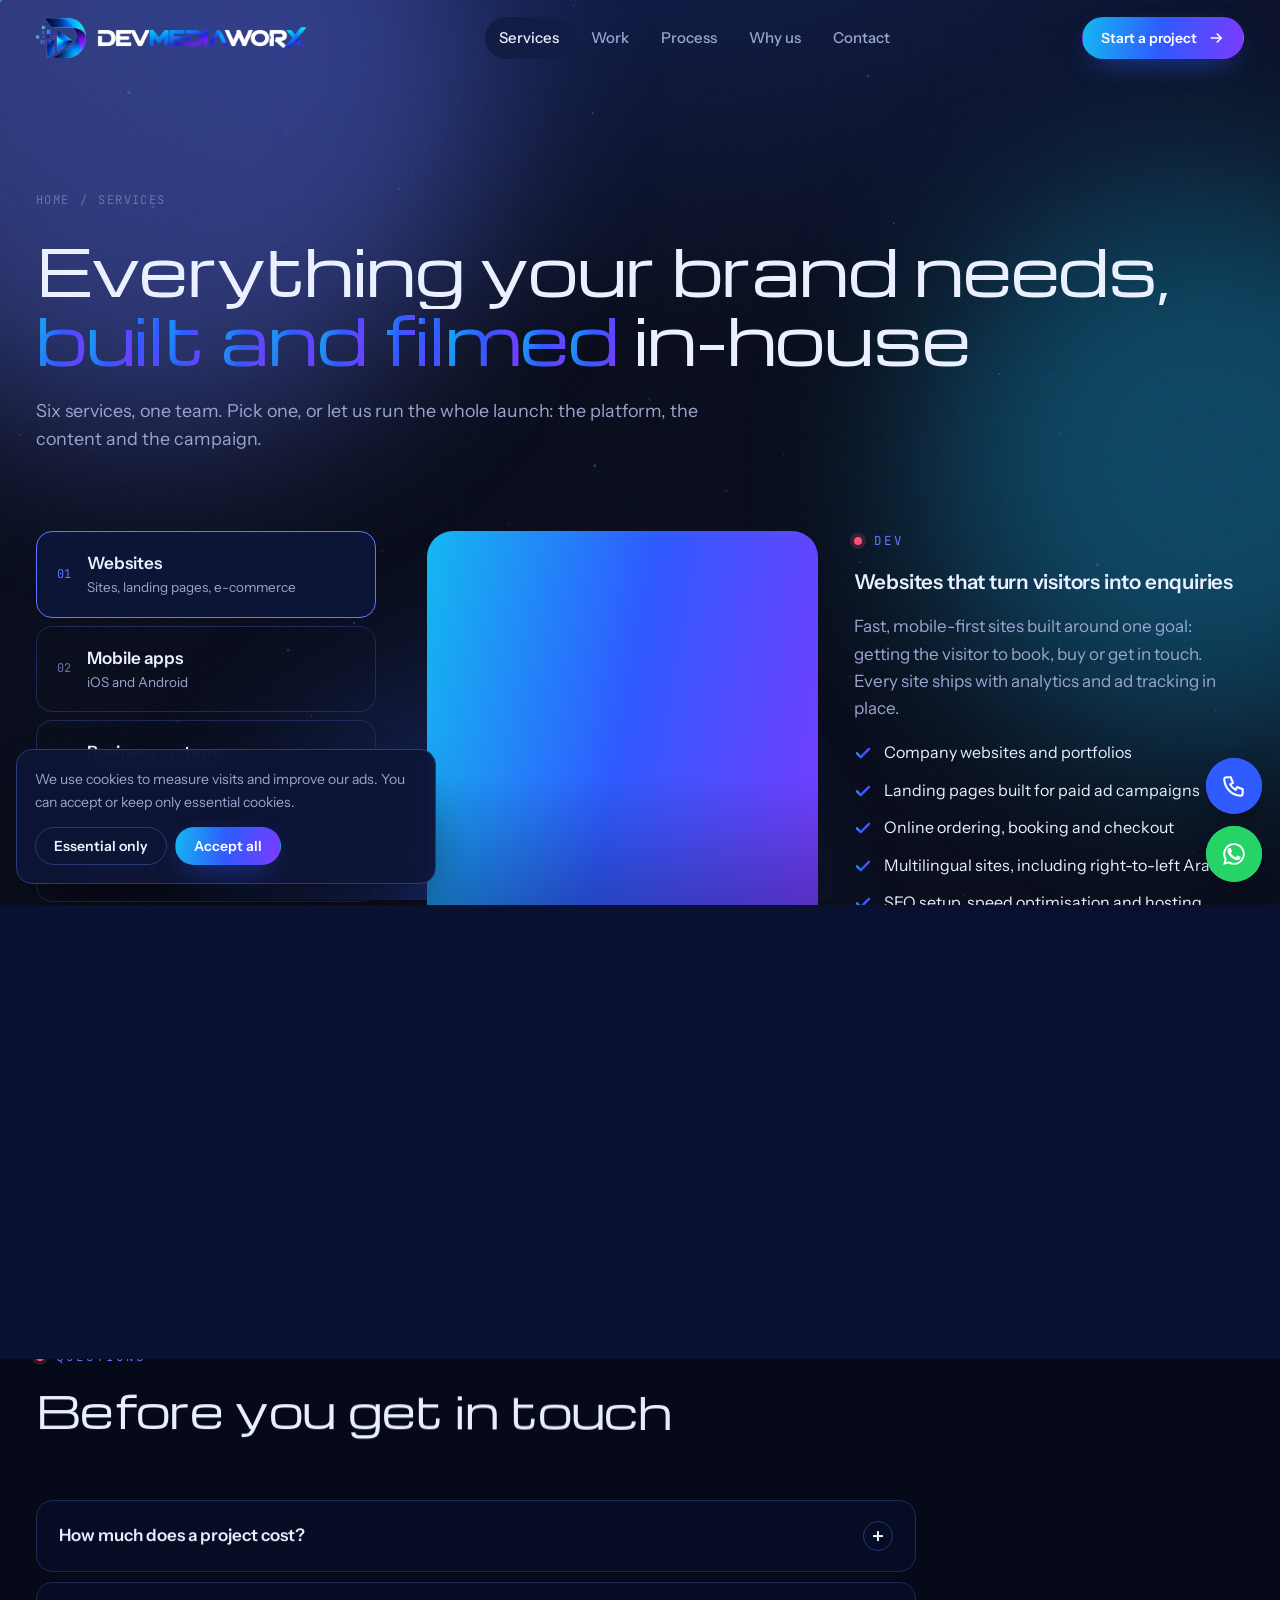
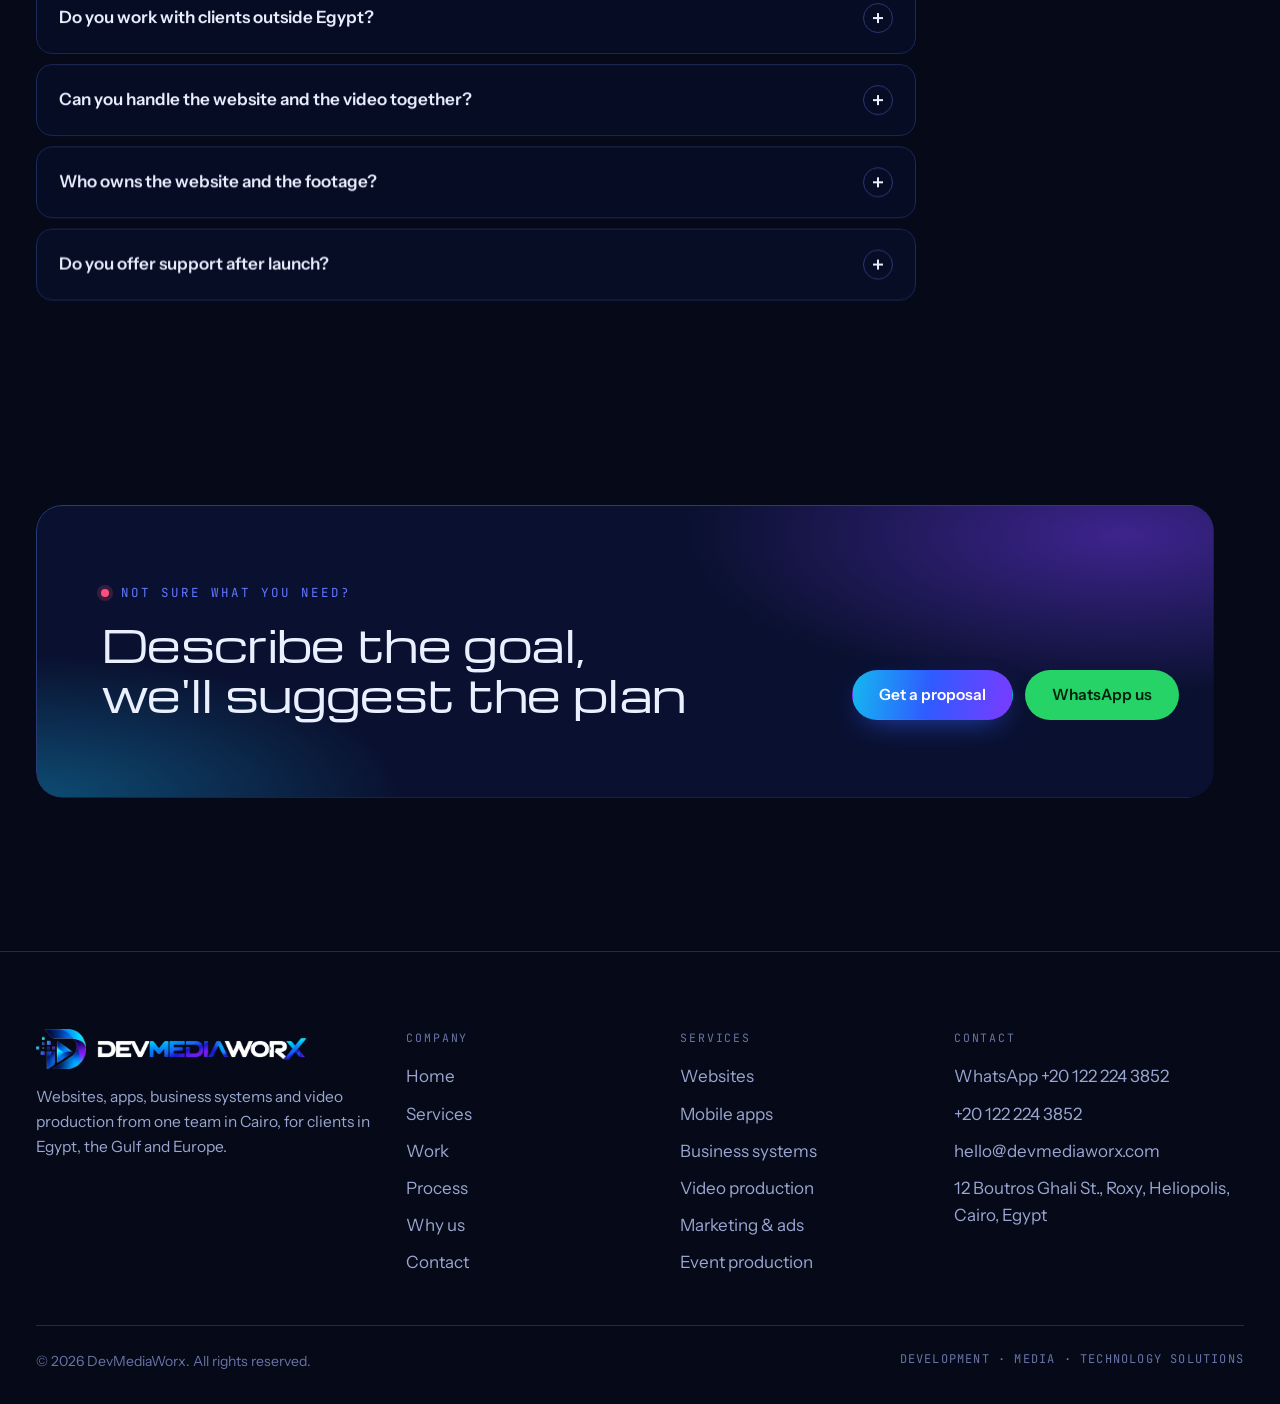
<file: services.html>
<!doctype html>
<html lang="en" dir="ltr">
<head>
<meta charset="utf-8">
<meta name="viewport" content="width=device-width,initial-scale=1,viewport-fit=cover">
<title>Services | Websites, Apps, Video & Marketing | DevMediaWorx</title>
<meta name="description" content="Websites, mobile apps, business systems, video production, marketing and event production, all from one team in Cairo.">
<link rel="canonical" href="https://devmediaworx.com/services.html">
<meta property="og:type" content="website">
<meta property="og:site_name" content="DevMediaWorx">
<meta property="og:title" content="Services | Websites, Apps, Video & Marketing | DevMediaWorx">
<meta property="og:description" content="Websites, mobile apps, business systems, video production, marketing and event production, all from one team in Cairo.">
<meta property="og:url" content="https://devmediaworx.com/services.html">
<meta property="og:image" content="https://devmediaworx.com/assets/img/og-image.jpg">
<meta name="twitter:card" content="summary_large_image">
<meta name="theme-color" content="#050918">
<link rel="icon" type="image/png" href="assets/img/favicon.png">
<link rel="apple-touch-icon" href="assets/img/apple-touch-icon.png">

<!-- Fonts -->
<link rel="preconnect" href="https://fonts.googleapis.com">
<link rel="preconnect" href="https://fonts.gstatic.com" crossorigin>
<link rel="stylesheet" href="https://fonts.googleapis.com/css2?family=Michroma&family=Instrument+Sans:wght@400;500;600;700&family=JetBrains+Mono:wght@400;500&display=swap">

<!-- Libraries -->
<link rel="stylesheet" href="assets/vendor/lenis/lenis.css">

<!-- Site -->
<link rel="stylesheet" href="assets/css/style.css">
<script src="assets/js/config.js"></script>
<script src="assets/js/tracking.js"></script>

</head>
<body>

<main id="main">

  <!-- ============ PAGE HERO ============ -->
  <section class="page-hero" data-section="services-hero" data-accent="blue">
    <div class="wrap">
      <div class="crumbs" data-anim="rise"><a href="index.html">Home</a><span>/</span><span>Services</span></div>
      <h1 class="h1" data-anim="chars">Everything your brand needs, <span class="grad">built and filmed</span> in-house</h1>
      <p class="lead" data-anim="rise" data-delay=".2">Six services, one team. Pick one, or let us run the whole launch: the platform, the content and the campaign.</p>
    </div>
  </section>

  <!-- ============ SERVICES TABS / ACCORDION ============ -->
  <section class="section" style="padding-top:0" data-section="services" data-accent="cyan">
    <div class="wrap">
      <div class="tabs" data-tabs>
        <div class="tab-list" role="tablist" aria-label="Services" aria-orientation="vertical">
          <button class="tab-btn" role="tab" id="t-web" aria-controls="web" aria-selected="true"><span class="num">01</span><span><span class="t">Websites</span><span class="s">Sites, landing pages, e-commerce</span></span></button>
          <button class="tab-btn" role="tab" id="t-apps" aria-controls="apps" aria-selected="false" tabindex="-1"><span class="num">02</span><span><span class="t">Mobile apps</span><span class="s">iOS and Android</span></span></button>
          <button class="tab-btn" role="tab" id="t-systems" aria-controls="systems" aria-selected="false" tabindex="-1"><span class="num">03</span><span><span class="t">Business systems</span><span class="s">Dashboards, CRMs, booking</span></span></button>
          <button class="tab-btn" role="tab" id="t-video" aria-controls="video" aria-selected="false" tabindex="-1"><span class="num">04</span><span><span class="t">Video production</span><span class="s">Ads, films, podcasts, photo</span></span></button>
          <button class="tab-btn" role="tab" id="t-marketing" aria-controls="marketing" aria-selected="false" tabindex="-1"><span class="num">05</span><span><span class="t">Marketing &amp; ads</span><span class="s">Paid media and social</span></span></button>
          <button class="tab-btn" role="tab" id="t-events" aria-controls="events" aria-selected="false" tabindex="-1"><span class="num">06</span><span><span class="t">Event production</span><span class="s">Screens, sound, cameras, stage</span></span></button>
        </div>

        <div class="tab-panels">
          <!-- 01 Websites -->
          <div class="tab-panel" id="web" role="tabpanel" aria-labelledby="t-web">
            <button class="acc-head" type="button" aria-expanded="true"><span class="t">01 · Websites</span><span class="pm"></span></button>
            <div class="acc-body"><div class="tp-grid">
              <div class="tp-img" style="--img:url('https://images.unsplash.com/photo-1498050108023-c5249f4df085?auto=format&fit=crop&w=900&q=70')"></div>
              <div class="tp-body">
                <span class="eyebrow">Dev</span>
                <h2 class="h3">Websites that turn visitors into enquiries</h2>
                <p class="lead" style="font-size:17px">Fast, mobile-first sites built around one goal: getting the visitor to book, buy or get in touch. Every site ships with analytics and ad tracking in place.</p>
                <ul class="tick-list">
                  <li>Company websites and portfolios</li>
                  <li>Landing pages built for paid ad campaigns</li>
                  <li>Online ordering, booking and checkout</li>
                  <li>Multilingual sites, including right-to-left Arabic</li>
                  <li>SEO setup, speed optimisation and hosting</li>
                </ul>
                <a class="btn btn-primary magnetic" href="contact.html?service=Website" data-cta="Request a website quote" style="align-self:flex-start">Request a quote</a>
              </div>
            </div></div>
          </div>

          <!-- 02 Apps -->
          <div class="tab-panel" id="apps" role="tabpanel" aria-labelledby="t-apps" hidden>
            <button class="acc-head" type="button" aria-expanded="false"><span class="t">02 · Mobile apps</span><span class="pm"></span></button>
            <div class="acc-body"><div class="tp-grid">
              <div class="tp-img" style="--img:url('https://images.unsplash.com/photo-1512941937669-90a1b58e7e9c?auto=format&fit=crop&w=900&q=70');--fallback:linear-gradient(135deg,#2F5BFF,#7B3BFF)"></div>
              <div class="tp-body">
                <span class="eyebrow">Dev</span>
                <h2 class="h3">Apps your customers keep on their home screen</h2>
                <p class="lead" style="font-size:17px">We start with a clickable prototype so you can test the idea, then build for iOS and Android from one codebase.</p>
                <ul class="tick-list">
                  <li>Clickable prototypes to validate an idea quickly</li>
                  <li>Ordering, booking and loyalty apps</li>
                  <li>Push notifications and in-app payments</li>
                  <li>App Store and Google Play publishing</li>
                </ul>
                <a class="btn btn-primary magnetic" href="contact.html?service=Mobile%20app" data-cta="Request an app quote" style="align-self:flex-start">Request a quote</a>
              </div>
            </div></div>
          </div>

          <!-- 03 Systems -->
          <div class="tab-panel" id="systems" role="tabpanel" aria-labelledby="t-systems" hidden>
            <button class="acc-head" type="button" aria-expanded="false"><span class="t">03 · Business systems</span><span class="pm"></span></button>
            <div class="acc-body"><div class="tp-grid">
              <div class="tp-img" style="--img:url('https://images.unsplash.com/photo-1551288049-bebda4e38f71?auto=format&fit=crop&w=900&q=70');--fallback:linear-gradient(135deg,#0E7FB0,#0A1230)"></div>
              <div class="tp-body">
                <span class="eyebrow">Technology</span>
                <h2 class="h3">Systems built around how your business works</h2>
                <p class="lead" style="font-size:17px">Replace spreadsheets and WhatsApp chains with one system for bookings, customers, staff and reports.</p>
                <ul class="tick-list">
                  <li>Booking and appointment platforms</li>
                  <li>CRMs, dashboards and internal tools</li>
                  <li>Customer records and follow-up automation</li>
                  <li>AI assistants that answer customers and hand off to your team</li>
                </ul>
                <a class="btn btn-primary magnetic" href="contact.html?service=Business%20system" data-cta="Request a system quote" style="align-self:flex-start">Request a quote</a>
              </div>
            </div></div>
          </div>

          <!-- 04 Video -->
          <div class="tab-panel" id="video" role="tabpanel" aria-labelledby="t-video" hidden>
            <button class="acc-head" type="button" aria-expanded="false"><span class="t">04 · Video production</span><span class="pm"></span></button>
            <div class="acc-body"><div class="tp-grid">
              <div class="tp-img" style="--img:url('https://images.unsplash.com/photo-1492691527719-9d1e07e534b4?auto=format&fit=crop&w=900&q=70');--fallback:linear-gradient(135deg,#5C2CE0,#14B8F0)"></div>
              <div class="tp-body">
                <span class="eyebrow">Media</span>
                <h2 class="h3">From script to final grade, with our own crew</h2>
                <p class="lead" style="font-size:17px">Our director of photography and production team handle every stage, so you get one point of contact and a consistent look.</p>
                <ul class="tick-list">
                  <li>Commercials and brand films</li>
                  <li>Music videos and short films</li>
                  <li>Podcast production</li>
                  <li>Product, food and corporate photography</li>
                  <li>Reels, Shorts and TikTok content</li>
                </ul>
                <a class="btn btn-primary magnetic" href="contact.html?service=Video%20production" data-cta="Request a video quote" style="align-self:flex-start">Request a quote</a>
              </div>
            </div></div>
          </div>

          <!-- 05 Marketing -->
          <div class="tab-panel" id="marketing" role="tabpanel" aria-labelledby="t-marketing" hidden>
            <button class="acc-head" type="button" aria-expanded="false"><span class="t">05 · Marketing &amp; ads</span><span class="pm"></span></button>
            <div class="acc-body"><div class="tp-grid">
              <div class="tp-img" style="--img:url('https://images.unsplash.com/photo-1460925895917-afdab827c52f?auto=format&fit=crop&w=900&q=70');--fallback:linear-gradient(135deg,#2F5BFF,#0A1230)"></div>
              <div class="tp-body">
                <span class="eyebrow">Growth</span>
                <h2 class="h3">Campaigns you can measure down to the lead</h2>
                <p class="lead" style="font-size:17px">We run your ads and social channels with tracking on every form, call and WhatsApp click, so you always know what a customer cost.</p>
                <ul class="tick-list">
                  <li>Meta, Google and TikTok ads</li>
                  <li>Social media management and content calendars</li>
                  <li>Conversion tracking: GTM, GA4, pixels</li>
                  <li>Monthly reports in plain language</li>
                </ul>
                <a class="btn btn-primary magnetic" href="contact.html?service=Marketing%20%26%20ads" data-cta="Request a marketing quote" style="align-self:flex-start">Request a quote</a>
              </div>
            </div></div>
          </div>

          <!-- 06 Events -->
          <div class="tab-panel" id="events" role="tabpanel" aria-labelledby="t-events" hidden>
            <button class="acc-head" type="button" aria-expanded="false"><span class="t">06 · Event production</span><span class="pm"></span></button>
            <div class="acc-body"><div class="tp-grid">
              <div class="tp-img" style="--img:url('https://images.unsplash.com/photo-1540575467063-178a50c2df87?auto=format&fit=crop&w=900&q=70');--fallback:linear-gradient(135deg,#7B3BFF,#0A1230)"></div>
              <div class="tp-body">
                <span class="eyebrow">Production</span>
                <h2 class="h3">Conferences and events, fully equipped</h2>
                <p class="lead" style="font-size:17px">We supply and run the technical side of your event, then turn the day into content you can use for months.</p>
                <ul class="tick-list">
                  <li>LED screens and projection</li>
                  <li>Multi-camera coverage and live streaming</li>
                  <li>Sound systems and lighting</li>
                  <li>Stage setup</li>
                  <li>Highlight films and photo coverage</li>
                </ul>
                <a class="btn btn-primary magnetic" href="contact.html?service=Event%20production" data-cta="Request an event quote" style="align-self:flex-start">Request a quote</a>
              </div>
            </div></div>
          </div>
        </div>
      </div>
    </div>
  </section>

  <!-- ============ FAQ ============ -->
  <section class="section" data-section="faq" data-accent="violet">
    <div class="wrap">
      <div class="sec-head">
        <span class="eyebrow" data-anim="rise">Questions</span>
        <h2 class="h2" data-anim="chars">Before you get in touch</h2>
      </div>
      <div class="faq" data-anim="stagger">
        <div class="faq-item"><button class="faq-q" type="button" aria-expanded="false">How much does a project cost?<span class="pm"></span></button><div class="faq-a"><div><p>It depends on scope. After a short discovery call you get a written proposal with a fixed price and a timeline, so there are no surprises later.</p></div></div></div>
        <div class="faq-item"><button class="faq-q" type="button" aria-expanded="false">Do you work with clients outside Egypt?<span class="pm"></span></button><div class="faq-a"><div><p>Yes. We work remotely with clients in the Gulf and Europe. Calls happen during your working hours, and we can invoice in USD.</p></div></div></div>
        <div class="faq-item"><button class="faq-q" type="button" aria-expanded="false">Can you handle the website and the video together?<span class="pm"></span></button><div class="faq-a"><div><p>That's what we're built for. One project lead coordinates development, production and marketing so everything launches on the same date with the same message.</p></div></div></div>
        <div class="faq-item"><button class="faq-q" type="button" aria-expanded="false">Who owns the website and the footage?<span class="pm"></span></button><div class="faq-a"><div><p>You do. Once the project is paid in full, you own the project, but we still in control for any update or maintenance. The exact terms are written in your contract.</p></div></div></div>
        <div class="faq-item"><button class="faq-q" type="button" aria-expanded="false">Do you offer support after launch?<span class="pm"></span></button><div class="faq-a"><div><p>Yes. We offer monthly plans for updates, hosting, content and ad management.</p></div></div></div>
      </div>
    </div>
  </section>

  <!-- ============ CTA ============ -->
  <section class="section tight" data-section="cta">
    <div class="wrap">
      <div class="cta-band" data-anim="wipe">
        <div style="display:grid;gap:16px">
          <span class="eyebrow">Not sure what you need?</span>
          <h2 class="h2">Describe the goal, we'll suggest the plan</h2>
        </div>
        <div class="actions">
          <a class="btn btn-primary magnetic" href="contact.html" data-cta="Get a proposal">Get a proposal</a>
          <a class="btn btn-wa magnetic" data-wa="Hi DevMediaWorx, I'm not sure which service I need. Can you help?" href="#">WhatsApp us</a>
        </div>
      </div>
    </div>
  </section>
</main>

<!-- Libraries -->
<script src="assets/vendor/gsap/gsap.min.js"></script>
<script src="assets/vendor/gsap/ScrollTrigger.min.js"></script>
<script src="assets/vendor/gsap/SplitText.min.js"></script>
<script src="assets/vendor/gsap/CustomEase.min.js"></script>
<script src="assets/vendor/gsap/Observer.min.js"></script>
<script src="assets/vendor/lenis/lenis.min.js"></script>
<!-- Site -->
<script src="assets/js/layout.js"></script>
<script src="assets/js/main.js"></script>
<script src="assets/js/motion.js"></script>
</body>
</html>
</file>
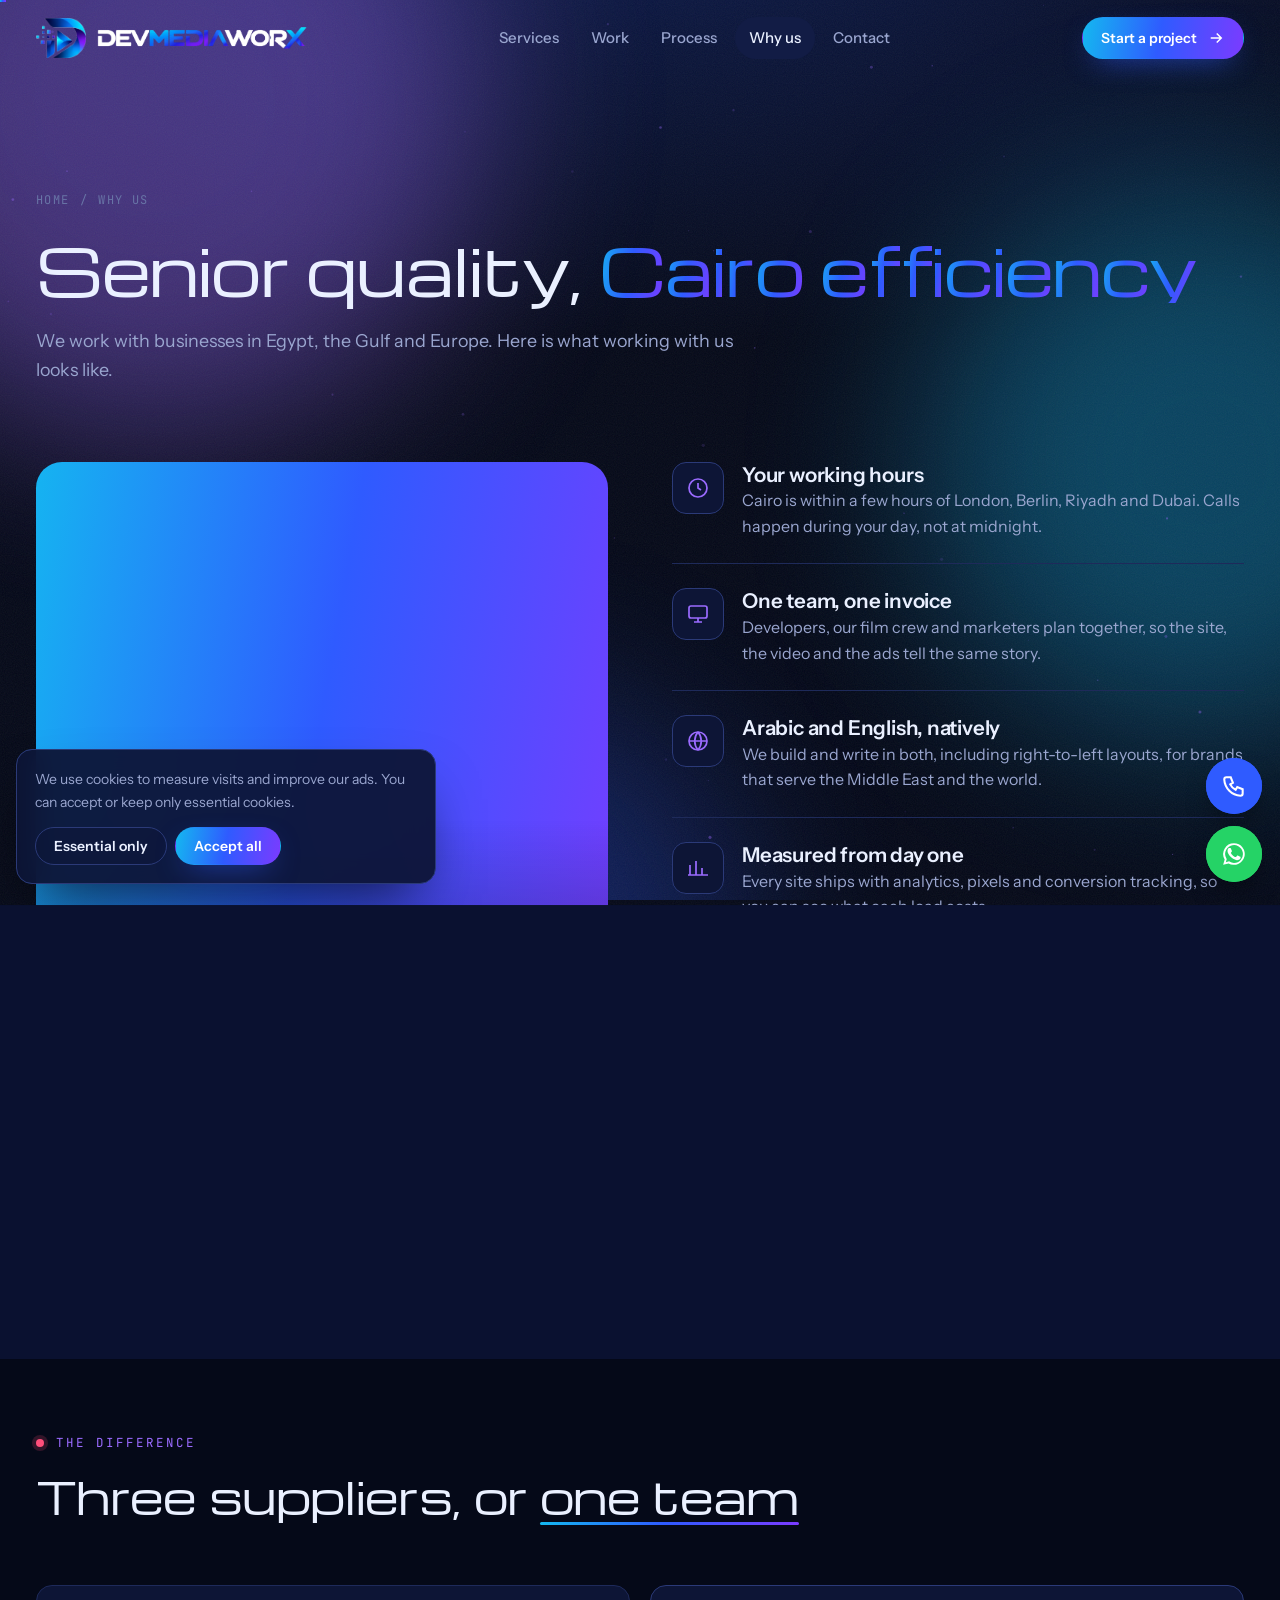
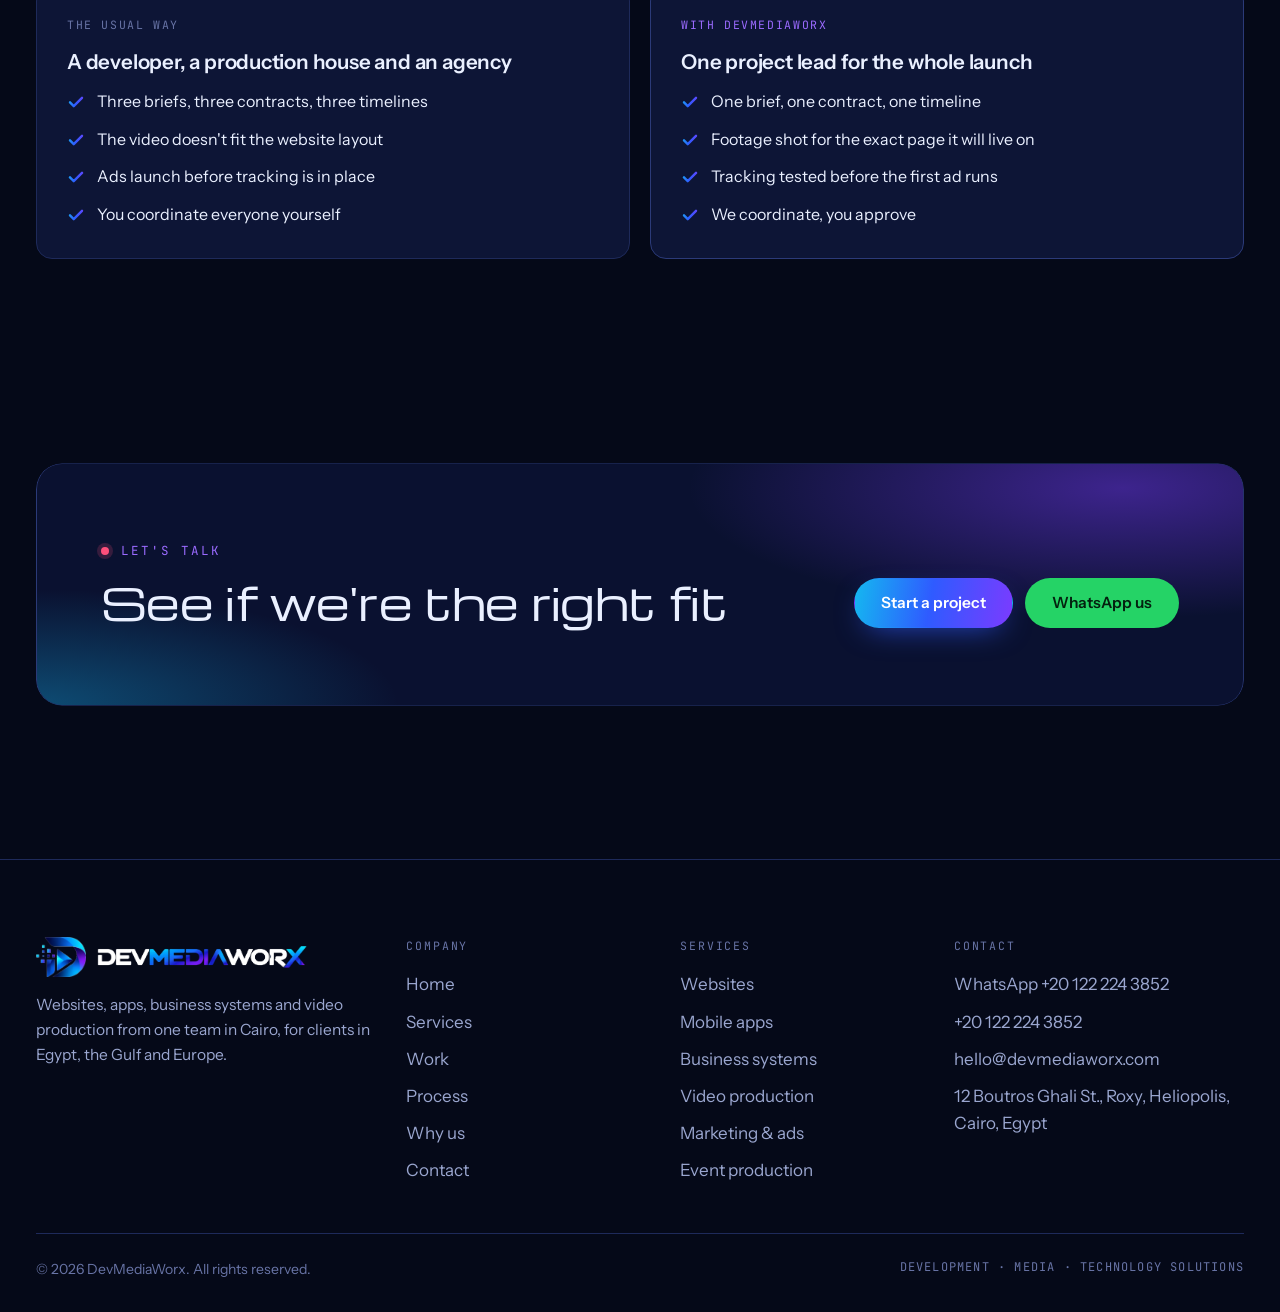
<file: why-us.html>
<!doctype html>
<html lang="en" dir="ltr">
<head>
<meta charset="utf-8">
<meta name="viewport" content="width=device-width,initial-scale=1,viewport-fit=cover">
<title>Why Us | DevMediaWorx</title>
<meta name="description" content="Why businesses in Egypt, the Gulf and Europe work with DevMediaWorx: one team for development, media and marketing.">
<link rel="canonical" href="https://devmediaworx.com/why-us.html">
<meta property="og:type" content="website">
<meta property="og:site_name" content="DevMediaWorx">
<meta property="og:title" content="Why Us | DevMediaWorx">
<meta property="og:description" content="Why businesses in Egypt, the Gulf and Europe work with DevMediaWorx: one team for development, media and marketing.">
<meta property="og:url" content="https://devmediaworx.com/why-us.html">
<meta property="og:image" content="https://devmediaworx.com/assets/img/og-image.jpg">
<meta name="twitter:card" content="summary_large_image">
<meta name="theme-color" content="#050918">
<link rel="icon" type="image/png" href="assets/img/favicon.png">
<link rel="apple-touch-icon" href="assets/img/apple-touch-icon.png">

<!-- Fonts -->
<link rel="preconnect" href="https://fonts.googleapis.com">
<link rel="preconnect" href="https://fonts.gstatic.com" crossorigin>
<link rel="stylesheet" href="https://fonts.googleapis.com/css2?family=Michroma&family=Instrument+Sans:wght@400;500;600;700&family=JetBrains+Mono:wght@400;500&display=swap">

<!-- Libraries -->
<link rel="stylesheet" href="assets/vendor/lenis/lenis.css">

<!-- Site -->
<link rel="stylesheet" href="assets/css/style.css">
<script src="assets/js/config.js"></script>
<script src="assets/js/tracking.js"></script>

</head>
<body>

<main id="main">

  <section class="page-hero" data-section="why-hero" data-accent="violet">
    <div class="wrap">
      <div class="crumbs" data-anim="rise"><a href="index.html">Home</a><span>/</span><span>Why us</span></div>
      <h1 class="h1" data-anim="chars">Senior quality, <span class="grad">Cairo efficiency</span></h1>
      <p class="lead" data-anim="rise" data-delay=".2">We work with businesses in Egypt, the Gulf and Europe. Here is what working with us looks like.</p>
    </div>
  </section>

  <section class="section" style="padding-top:0" data-section="why" data-accent="cyan">
    <div class="wrap split">
      <div class="media-frame" data-anim="scale">
        <div class="mf-bg" data-parallax=".1" style="--img:url('https://images.unsplash.com/photo-1522071820081-009f0129c71c?auto=format&fit=crop&w=1000&q=70')"></div><!-- PLACEHOLDER IMAGE: replace with your team photo -->
        <div class="clocks" aria-label="Current time in our main markets">
          <div><span>Cairo</span><b data-tz="Africa/Cairo">--:--</b></div>
          <div><span>Riyadh</span><b data-tz="Asia/Riyadh">--:--</b></div>
          <div><span>Dubai</span><b data-tz="Asia/Dubai">--:--</b></div>
          <div><span>London</span><b data-tz="Europe/London">--:--</b></div>
        </div>
      </div>
      <div class="points" data-anim="stagger">
        <div class="point">
          <div class="ic"><svg viewBox="0 0 24 24" fill="none" stroke="currentColor" stroke-width="1.7" aria-hidden="true"><circle cx="12" cy="12" r="9"/><path d="M12 7v5l3 2"/></svg></div>
          <div><h2 class="h3">Your working hours</h2><p>Cairo is within a few hours of London, Berlin, Riyadh and Dubai. Calls happen during your day, not at midnight.</p></div>
        </div>
        <div class="point">
          <div class="ic"><svg viewBox="0 0 24 24" fill="none" stroke="currentColor" stroke-width="1.7" aria-hidden="true"><rect x="3" y="4" width="18" height="12" rx="2"/><path d="M8 20h8M12 16v4"/></svg></div>
          <div><h2 class="h3">One team, one invoice</h2><p>Developers, our film crew and marketers plan together, so the site, the video and the ads tell the same story.</p></div>
        </div>
        <div class="point">
          <div class="ic"><svg viewBox="0 0 24 24" fill="none" stroke="currentColor" stroke-width="1.7" aria-hidden="true"><circle cx="12" cy="12" r="9"/><path d="M3 12h18M12 3a14 14 0 0 1 0 18M12 3a14 14 0 0 0 0 18"/></svg></div>
          <div><h2 class="h3">Arabic and English, natively</h2><p>We build and write in both, including right-to-left layouts, for brands that serve the Middle East and the world.</p></div>
        </div>
        <div class="point">
          <div class="ic"><svg viewBox="0 0 24 24" fill="none" stroke="currentColor" stroke-width="1.7" aria-hidden="true"><path d="M4 19V9M10 19V5M16 19v-7M22 19H2"/></svg></div>
          <div><h2 class="h3">Measured from day one</h2><p>Every site ships with analytics, pixels and conversion tracking, so you can see what each lead costs.</p></div>
        </div>
        <div class="point">
          <div class="ic"><svg viewBox="0 0 24 24" fill="none" stroke="currentColor" stroke-width="1.7" aria-hidden="true"><path d="M12 3l8 4v5c0 5-3.5 8-8 9-4.5-1-8-4-8-9V7z"/><path d="m9 12 2 2 4-4"/></svg></div>
          <div><h2 class="h3">Fixed prices, written scope</h2><p>You know the cost and the timeline before we start. Changes are agreed in writing, never billed by surprise.</p></div>
        </div>
      </div>
    </div>
  </section>

  <!-- Two crafts comparison -->
  <section class="section" data-section="difference" data-accent="blue">
    <div class="wrap">
      <div class="sec-head">
        <span class="eyebrow" data-anim="rise">The difference</span>
        <h2 class="h2" data-anim="chars">Three suppliers, or <span class="u-line" data-anim="line">one team</span></h2>
      </div>
      <div class="grid-2" data-anim="stagger">
        <div class="card">
          <span class="tag" style="color:var(--dim)">The usual way</span>
          <h3 class="h3">A developer, a production house and an agency</h3>
          <ul class="tick-list" style="color:var(--muted)">
            <li>Three briefs, three contracts, three timelines</li>
            <li>The video doesn't fit the website layout</li>
            <li>Ads launch before tracking is in place</li>
            <li>You coordinate everyone yourself</li>
          </ul>
        </div>
        <div class="card" style="border-color:var(--line-2)">
          <span class="tag">With DevMediaWorx</span>
          <h3 class="h3">One project lead for the whole launch</h3>
          <ul class="tick-list">
            <li>One brief, one contract, one timeline</li>
            <li>Footage shot for the exact page it will live on</li>
            <li>Tracking tested before the first ad runs</li>
            <li>We coordinate, you approve</li>
          </ul>
        </div>
      </div>
    </div>
  </section>

  <section class="section tight" data-section="cta">
    <div class="wrap">
      <div class="cta-band" data-anim="wipe">
        <div style="display:grid;gap:16px">
          <span class="eyebrow">Let's talk</span>
          <h2 class="h2">See if we're the right fit</h2>
        </div>
        <div class="actions">
          <a class="btn btn-primary magnetic" href="contact.html" data-cta="Start a project">Start a project</a>
          <a class="btn btn-wa magnetic" data-wa="Hi DevMediaWorx, I'd like to discuss a project." href="#">WhatsApp us</a>
        </div>
      </div>
    </div>
  </section>
</main>

<!-- Libraries -->
<script src="assets/vendor/gsap/gsap.min.js"></script>
<script src="assets/vendor/gsap/ScrollTrigger.min.js"></script>
<script src="assets/vendor/gsap/SplitText.min.js"></script>
<script src="assets/vendor/gsap/CustomEase.min.js"></script>
<script src="assets/vendor/gsap/Observer.min.js"></script>
<script src="assets/vendor/lenis/lenis.min.js"></script>
<!-- Site -->
<script src="assets/js/layout.js"></script>
<script src="assets/js/main.js"></script>
<script src="assets/js/motion.js"></script>
</body>
</html>
</file>
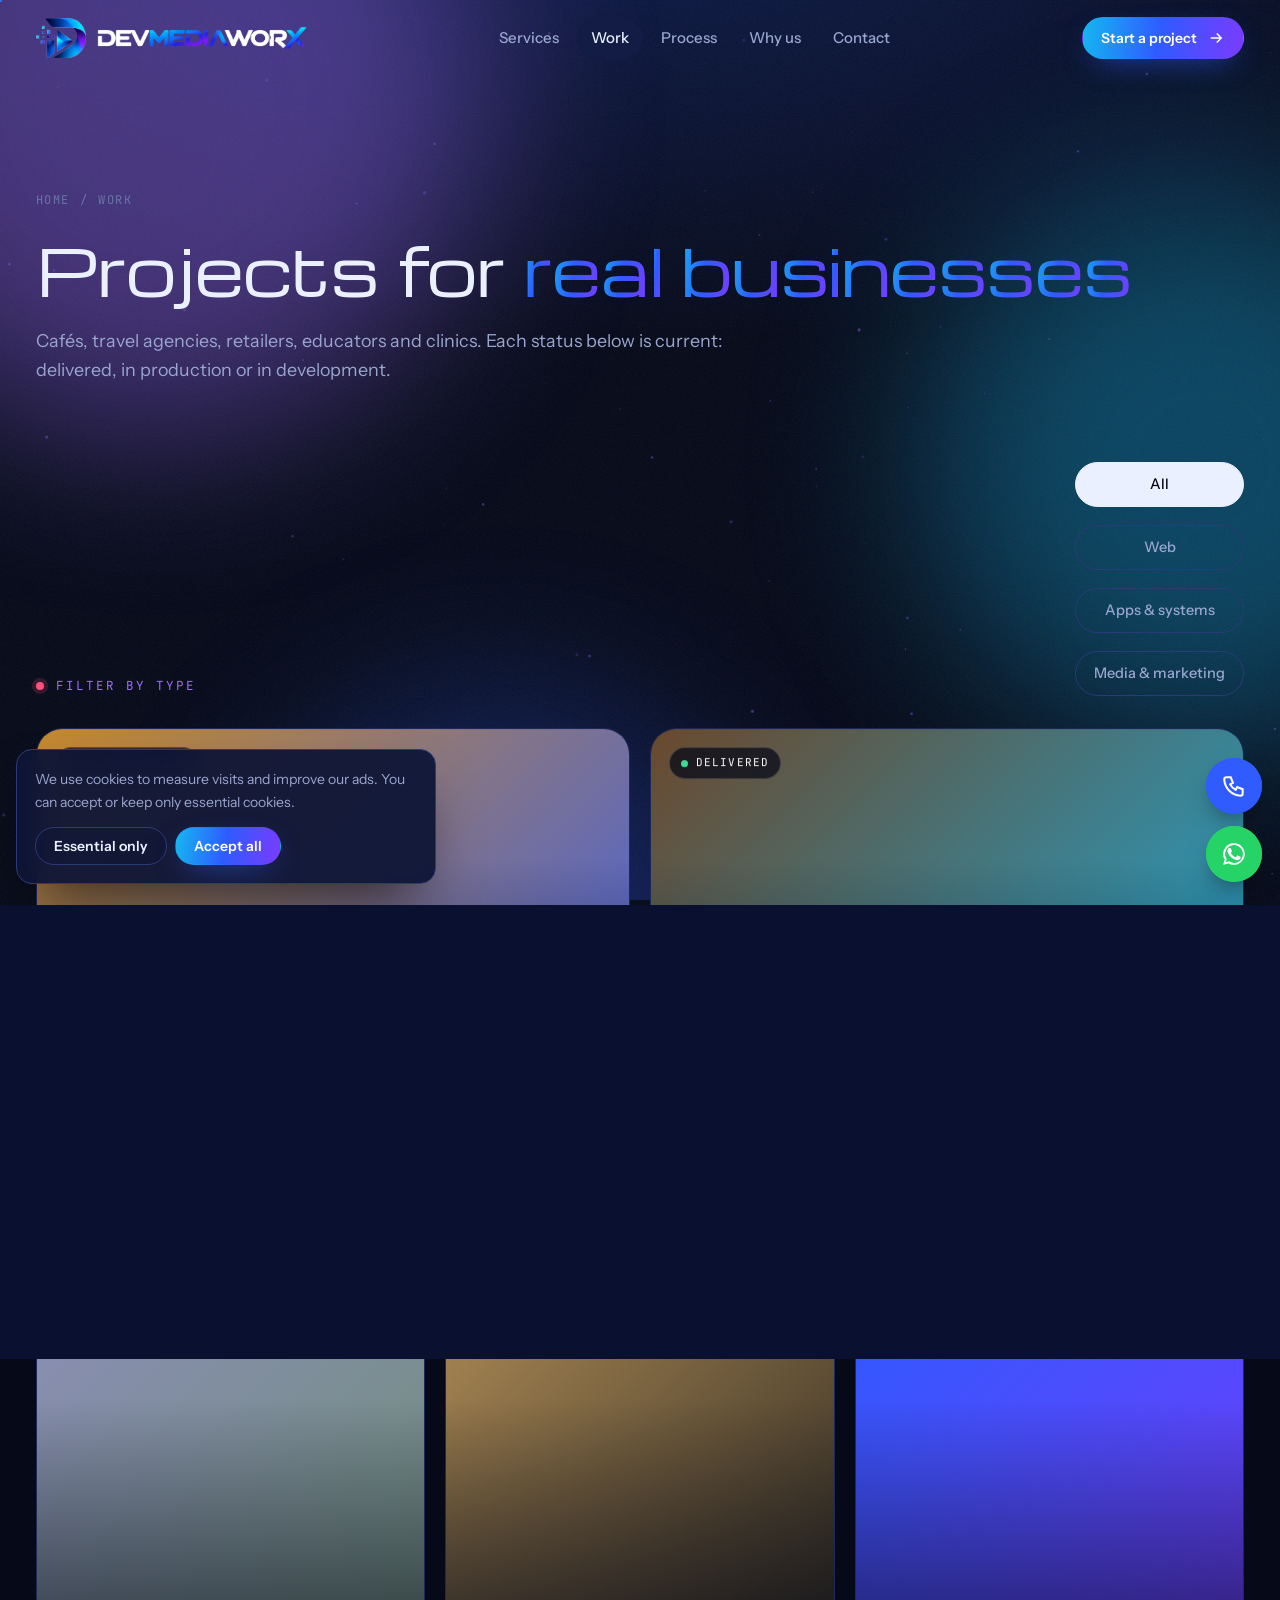
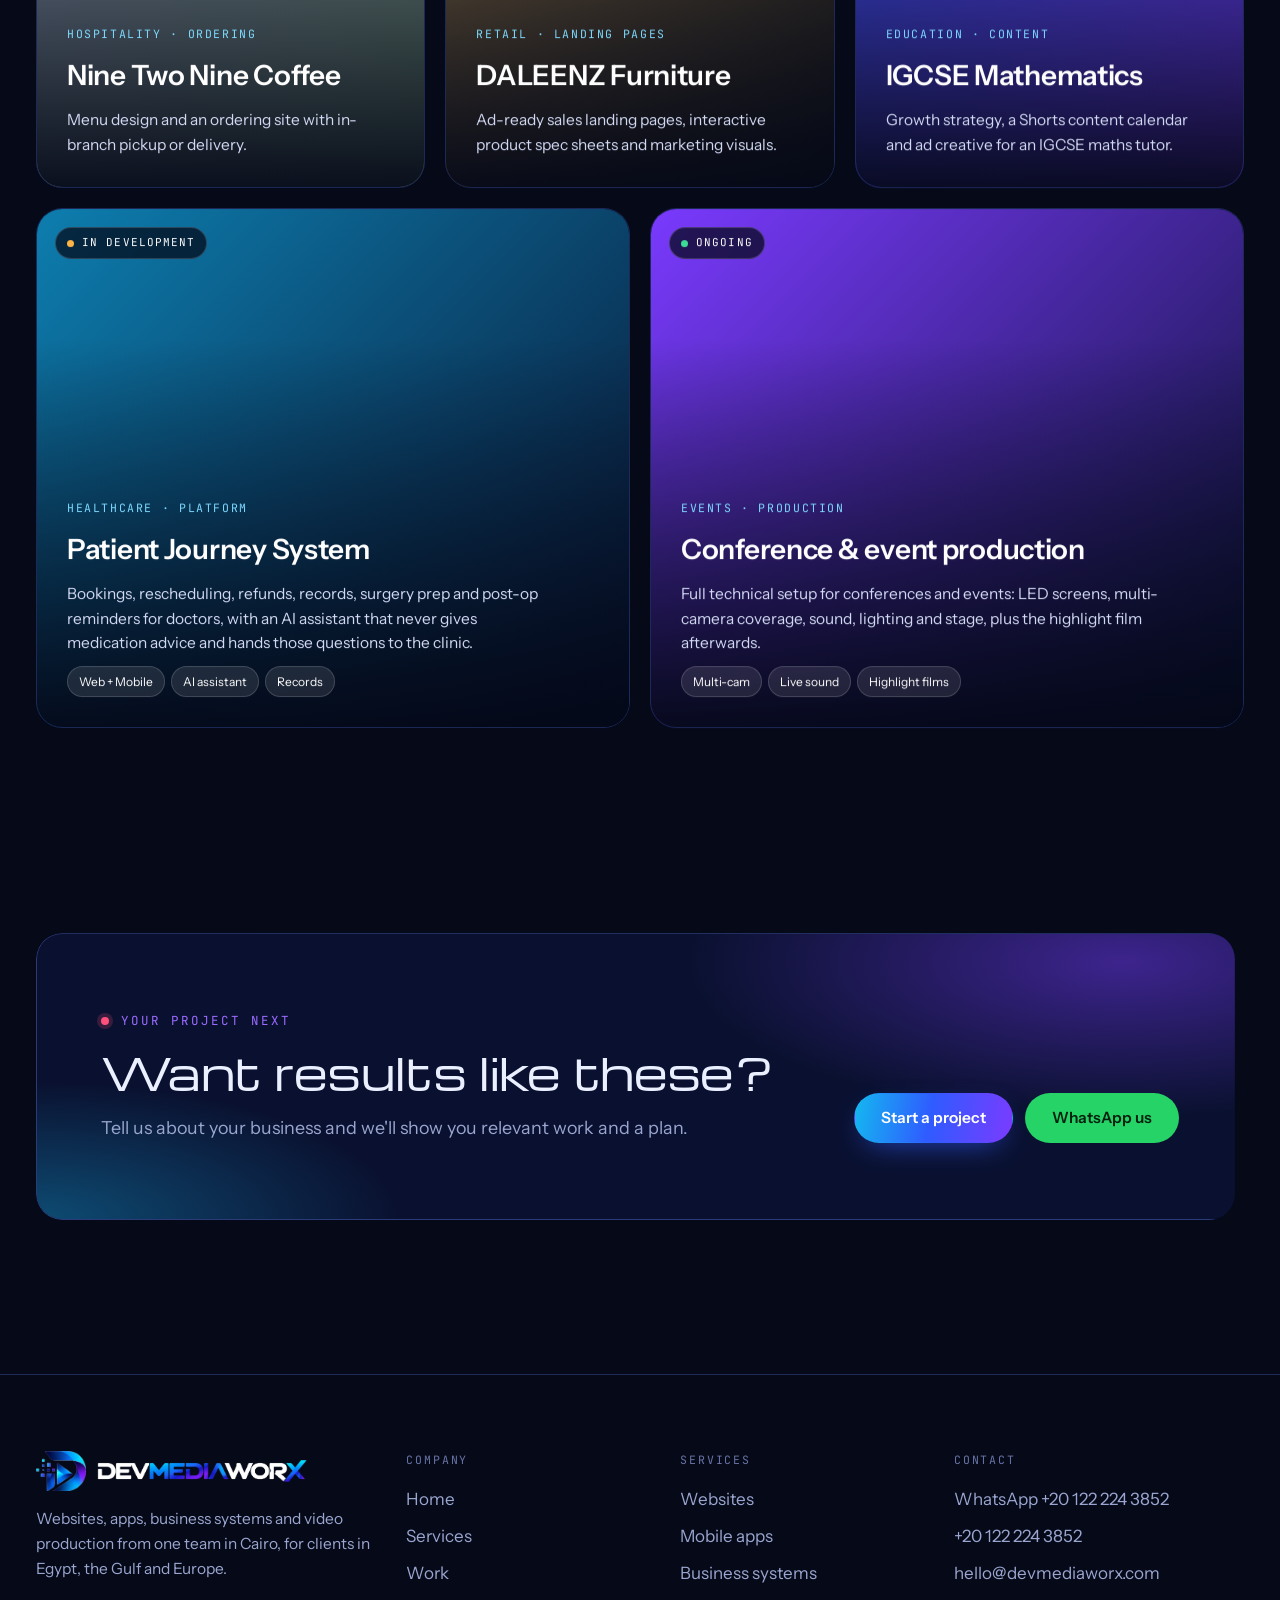
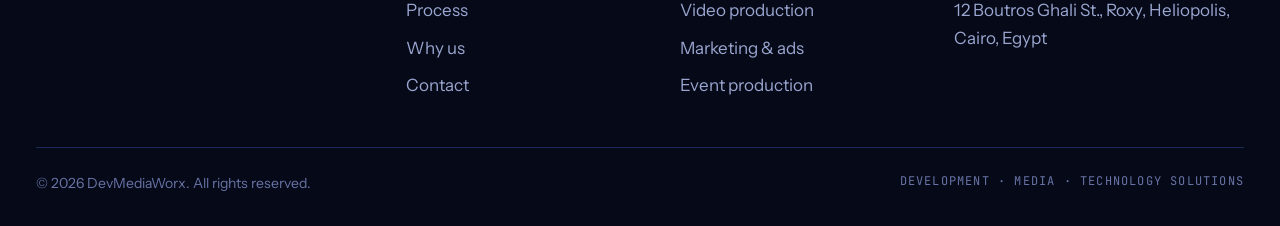
<file: work.html>
<!doctype html>
<html lang="en" dir="ltr">
<head>
<meta charset="utf-8">
<meta name="viewport" content="width=device-width,initial-scale=1,viewport-fit=cover">
<title>Work | Selected Projects | DevMediaWorx</title>
<meta name="description" content="Selected websites, apps, platforms and media projects by DevMediaWorx for cafés, travel, retail, education and healthcare.">
<link rel="canonical" href="https://devmediaworx.com/work.html">
<meta property="og:type" content="website">
<meta property="og:site_name" content="DevMediaWorx">
<meta property="og:title" content="Work | Selected Projects | DevMediaWorx">
<meta property="og:description" content="Selected websites, apps, platforms and media projects by DevMediaWorx for cafés, travel, retail, education and healthcare.">
<meta property="og:url" content="https://devmediaworx.com/work.html">
<meta property="og:image" content="https://devmediaworx.com/assets/img/og-image.jpg">
<meta name="twitter:card" content="summary_large_image">
<meta name="theme-color" content="#050918">
<link rel="icon" type="image/png" href="assets/img/favicon.png">
<link rel="apple-touch-icon" href="assets/img/apple-touch-icon.png">

<!-- Fonts -->
<link rel="preconnect" href="https://fonts.googleapis.com">
<link rel="preconnect" href="https://fonts.gstatic.com" crossorigin>
<link rel="stylesheet" href="https://fonts.googleapis.com/css2?family=Michroma&family=Instrument+Sans:wght@400;500;600;700&family=JetBrains+Mono:wght@400;500&display=swap">

<!-- Libraries -->
<link rel="stylesheet" href="assets/vendor/lenis/lenis.css">

<!-- Site -->
<link rel="stylesheet" href="assets/css/style.css">
<script src="assets/js/config.js"></script>
<script src="assets/js/tracking.js"></script>

</head>
<body>

<main id="main">

  <section class="page-hero" data-section="work-hero" data-accent="violet">
    <div class="wrap">
      <div class="crumbs" data-anim="rise"><a href="index.html">Home</a><span>/</span><span>Work</span></div>
      <h1 class="h1" data-anim="chars">Projects for <span class="grad">real businesses</span></h1>
      <p class="lead" data-anim="rise" data-delay=".2">Cafés, travel agencies, retailers, educators and clinics. Each status below is current: delivered, in production or in development.</p>
    </div>
  </section>

  <section class="section" style="padding-top:0" data-section="work" data-accent="violet">
    <div class="wrap">
      <div class="sec-head row" style="margin-bottom:32px">
        <div><span class="eyebrow" data-anim="rise">Filter by type</span></div>
        <div class="filters" role="group" aria-label="Filter projects" data-anim="rise">
          <button type="button" data-filter="all" aria-pressed="true">All</button>
          <button type="button" data-filter="web" aria-pressed="false">Web</button>
          <button type="button" data-filter="app" aria-pressed="false">Apps &amp; systems</button>
          <button type="button" data-filter="media" aria-pressed="false">Media &amp; marketing</button>
        </div>
      </div>

      <!-- PLACEHOLDER IMAGES: replace each --img with real project screenshots or stills -->
      <div class="work-grid">
        <article class="case" id="bright-star" data-cat="web" data-anim="rise">
          <div class="case-bg" style="--img:url('https://images.unsplash.com/photo-1503177119275-0aa32b3a9368?auto=format&fit=crop&w=1200&q=70');--fallback:linear-gradient(135deg,#C78A2E,#2F5BFF)"></div>
          <span class="status dev">In production</span>
          <div class="in"><span class="cat">Travel · Website</span><h3>Bright Star Tours</h3>
            <p>A colourful, multilingual tour website for a Cairo travel agency, designed so international tourists can browse trips and book in a few taps.</p>
            <div class="chips"><span>Multilingual</span><span>Online booking</span><span>Mobile-first</span></div></div>
        </article>
        <article class="case" id="vaya" data-cat="web app" data-anim="rise" data-delay=".1">
          <div class="case-bg" style="--img:url('https://images.unsplash.com/photo-1495474472287-4d71bcdd2085?auto=format&fit=crop&w=1200&q=70');--fallback:linear-gradient(135deg,#6B4A2E,#14B8F0)"></div>
          <span class="status">Delivered</span>
          <div class="in"><span class="cat">Hospitality · Web + App</span><h3>VAYA Specialty Coffee</h3>
            <p>A full café website with menu, cart, checkout and Wi-Fi code, plus an order-ahead app prototype: order while driving, collect it ready on arrival.</p>
            <div class="chips"><span>E-commerce</span><span>Order ahead</span><span>Drive-thru</span></div></div>
        </article>
        <article class="case third" id="nine-two-nine" data-cat="web media" data-anim="rise">
          <div class="case-bg" style="--img:url('https://images.unsplash.com/photo-1442512595331-e89e73853f31?auto=format&fit=crop&w=900&q=70');--fallback:linear-gradient(135deg,#8C8FB8,#6E8F72)"></div>
          <span class="status dev">In production</span>
          <div class="in"><span class="cat">Hospitality · Ordering</span><h3>Nine Two Nine Coffee</h3>
            <p>Menu design and an ordering site with in-branch pickup or delivery.</p></div>
        </article>
        <article class="case third" id="daleenz" data-cat="web media" data-anim="rise" data-delay=".1">
          <div class="case-bg" style="--img:url('https://images.unsplash.com/photo-1555041469-a586c61ea9bc?auto=format&fit=crop&w=900&q=70');--fallback:linear-gradient(135deg,#B08D57,#1A1A1A)"></div>
          <span class="status">Delivered</span>
          <div class="in"><span class="cat">Retail · Landing pages</span><h3>DALEENZ Furniture</h3>
            <p>Ad-ready sales landing pages, interactive product spec sheets and marketing visuals.</p></div>
        </article>
        <article class="case third" id="igcse" data-cat="media" data-anim="rise" data-delay=".2">
          <div class="case-bg" style="--img:url('https://images.unsplash.com/photo-1509228468518-180dd4864904?auto=format&fit=crop&w=900&q=70');--fallback:linear-gradient(135deg,#2F5BFF,#7B3BFF)"></div>
          <span class="status">Ongoing</span>
          <div class="in"><span class="cat">Education · Content</span><h3>IGCSE Mathematics</h3>
            <p>Growth strategy, a Shorts content calendar and ad creative for an IGCSE maths tutor.</p></div>
        </article>
        <article class="case" id="patient-journey" data-cat="app" data-anim="rise">
          <div class="case-bg" style="--img:url('https://images.unsplash.com/photo-1576091160550-2173dba999ef?auto=format&fit=crop&w=1200&q=70');--fallback:linear-gradient(135deg,#0E7FB0,#0A1230)"></div>
          <span class="status dev">In development</span>
          <div class="in"><span class="cat">Healthcare · Platform</span><h3>Patient Journey System</h3>
            <p>Bookings, rescheduling, refunds, records, surgery prep and post-op reminders for doctors, with an AI assistant that never gives medication advice and hands those questions to the clinic.</p>
            <div class="chips"><span>Web + Mobile</span><span>AI assistant</span><span>Records</span></div></div>
        </article>
        <article class="case" id="events" data-cat="media" data-anim="rise" data-delay=".1">
          <div class="case-bg" style="--img:url('https://images.unsplash.com/photo-1540575467063-178a50c2df87?auto=format&fit=crop&w=1200&q=70');--fallback:linear-gradient(135deg,#7B3BFF,#0A1230)"></div>
          <span class="status">Ongoing</span>
          <div class="in"><span class="cat">Events · Production</span><h3>Conference &amp; event production</h3>
            <p>Full technical setup for conferences and events: LED screens, multi-camera coverage, sound, lighting and stage, plus the highlight film afterwards.</p>
            <div class="chips"><span>Multi-cam</span><span>Live sound</span><span>Highlight films</span></div></div>
        </article>
      </div>
    </div>
  </section>

  <section class="section tight" data-section="cta">
    <div class="wrap">
      <div class="cta-band" data-anim="wipe">
        <div style="display:grid;gap:16px">
          <span class="eyebrow">Your project next</span>
          <h2 class="h2">Want results like these?</h2>
          <p class="lead">Tell us about your business and we'll show you relevant work and a plan.</p>
        </div>
        <div class="actions">
          <a class="btn btn-primary magnetic" href="contact.html" data-cta="Start a project">Start a project</a>
          <a class="btn btn-wa magnetic" data-wa="Hi DevMediaWorx, I saw your work and I'd like to discuss a project." href="#">WhatsApp us</a>
        </div>
      </div>
    </div>
  </section>
</main>

<!-- Libraries -->
<script src="assets/vendor/gsap/gsap.min.js"></script>
<script src="assets/vendor/gsap/ScrollTrigger.min.js"></script>
<script src="assets/vendor/gsap/SplitText.min.js"></script>
<script src="assets/vendor/gsap/CustomEase.min.js"></script>
<script src="assets/vendor/gsap/Observer.min.js"></script>
<script src="assets/vendor/lenis/lenis.min.js"></script>
<!-- Site -->
<script src="assets/js/layout.js"></script>
<script src="assets/js/main.js"></script>
<script src="assets/js/motion.js"></script>
</body>
</html>
</file>
<file: assets/vendor/lenis/lenis.css>
html.lenis,
html.lenis body {
  height: auto;
}

.lenis:not(.lenis-autoToggle).lenis-stopped {
  overflow: clip;
}

.lenis [data-lenis-prevent],
.lenis [data-lenis-prevent-wheel],
.lenis [data-lenis-prevent-touch],
.lenis [data-lenis-prevent-vertical],
.lenis [data-lenis-prevent-horizontal] {
  overscroll-behavior: contain;
}

.lenis.lenis-smooth iframe {
  pointer-events: none;
}

.lenis.lenis-autoToggle {
  transition-property: overflow;
  transition-duration: 1ms;
  transition-behavior: allow-discrete;
}
</file>
<file: assets/css/style.css>
/* =====================================================================
   DevMediaWorx — STYLES
   Layout idea: a dark edit suite. Navy "screen" surfaces, the logo's
   cyan→blue→violet gradient used only for emphasis, mono timecode labels.

   CONTENTS
   01 Tokens          09 Marquee
   02 Base & type     10 Services (tabs / accordion)
   03 Atmosphere      11 Cards, spotlight, stats
   04 Cursor/progress 12 Portfolio (Swiper + grid)
   05 Intro curtain   13 Process timeline
   06 Header & menu   14 Why us, FAQ
   07 Buttons         15 Contact, form, location
   08 Heroes          16 CTA band, footer, floating, consent, utilities
   ===================================================================== */

/* 01 ─ Tokens ───────────────────────────────────────────────────────── */
:root{
  color-scheme:dark;
  --bg:#050918;
  --bg-2:#0A1130;
  --surface:#0D1536;
  --surface-2:#121C45;
  --line:#1E2A5A;
  --line-2:#2B3A78;
  --text:#EAF0FF;
  --muted:#9AA6CF;
  --dim:#6874A6;
  --cyan:#14B8F0;
  --blue:#2F5BFF;
  --violet:#7B3BFF;
  --ok:#3DDC97;
  --warn:#FFB547;
  --rec:#FF4F7B;
  --acc:#14B8F0;           /* live accent, tweened per section */
  --acc-2:#7B3BFF;
  --grad:linear-gradient(100deg,var(--cyan),var(--blue) 48%,var(--violet));

  --f-display:"Michroma","Eurostile","Arial Black",sans-serif;
  --f-body:"Instrument Sans","Segoe UI",system-ui,sans-serif;
  --f-mono:"JetBrains Mono",ui-monospace,Menlo,Consolas,monospace;

  --fs-hero:clamp(34px,6.2vw,84px);
  --fs-h1:clamp(32px,5vw,64px);
  --fs-h2:clamp(26px,3.6vw,44px);
  --fs-h3:clamp(19px,1.6vw,23px);
  --fs-lead:clamp(17px,1.4vw,19.5px);

  --r:16px;
  --r-lg:26px;
  --max:1240px;
  --gutter:max(16px,env(safe-area-inset-left,0px));
  --gutter-r:max(16px,env(safe-area-inset-right,0px));
  --header-h:76px;
  --ease:cubic-bezier(.16,1,.3,1);
}

/* 02 ─ Base & type ──────────────────────────────────────────────────── */
*,*::before,*::after{box-sizing:border-box}
html{-webkit-text-size-adjust:100%}
html.lenis,html.lenis body{height:auto}
body{margin:0;background:var(--bg);color:var(--text);font-family:var(--f-body);font-size:17px;line-height:1.6;-webkit-font-smoothing:antialiased;overflow-x:hidden}
img,video{max-width:100%;display:block}
a{color:inherit}
h1,h2,h3,h4{margin:0;text-wrap:balance;font-weight:400}
p{margin:0}
ul{margin:0;padding:0;list-style:none}
button{font:inherit;color:inherit}
:focus-visible{outline:2px solid var(--cyan);outline-offset:3px;border-radius:6px}
::selection{background:var(--blue);color:#fff}
.skip{position:absolute;left:-9999px;top:8px;z-index:200;background:var(--text);color:var(--bg);padding:10px 16px;border-radius:8px}
.skip:focus{left:16px}

.wrap{max-width:var(--max);margin:0 auto;padding-left:var(--gutter);padding-right:var(--gutter-r)}
.section{padding-block:clamp(72px,10vw,140px);position:relative}
.section.tight{padding-block:clamp(48px,6vw,80px)}

.display{font-family:var(--f-display);letter-spacing:-.015em;line-height:1.1}
.h1{font-family:var(--f-display);font-size:var(--fs-h1);line-height:1.08;letter-spacing:-.02em}
.h2{font-family:var(--f-display);font-size:var(--fs-h2);line-height:1.15;letter-spacing:-.015em}
.h3{font-size:var(--fs-h3);font-weight:600;letter-spacing:-.01em;line-height:1.3}
.lead{font-size:var(--fs-lead);color:var(--muted);max-width:60ch}
.grad,.grad .split-word,.grad .split-char{background:var(--grad);-webkit-background-clip:text;background-clip:text;color:transparent}
.grad:has(.split-word){background:none}
.eyebrow{font-family:var(--f-mono);font-size:12.5px;letter-spacing:.16em;text-transform:uppercase;color:var(--acc);display:inline-flex;align-items:center;gap:12px}
.eyebrow::before{content:"";width:8px;height:8px;border-radius:50%;background:var(--rec);box-shadow:0 0 0 4px rgba(255,79,123,.18)}
.mono{font-family:var(--f-mono)}
.sec-head{display:flex;flex-direction:column;gap:18px;margin-bottom:clamp(36px,5vw,64px);max-width:820px}
.sec-head.row{flex-direction:row;justify-content:space-between;align-items:flex-end;max-width:none;flex-wrap:wrap;gap:24px}
.sec-head.row > div{display:flex;flex-direction:column;gap:18px;max-width:720px}
.u-line{position:relative;display:inline-block}
.u-line::after{content:"";position:absolute;left:0;right:0;bottom:-.08em;height:3px;background:var(--grad);transform-origin:left;transform:scaleX(var(--line-s,1));border-radius:3px}

/* split-text masks */
.split-line{overflow:hidden;padding-bottom:.08em;margin-bottom:-.08em}
.split-char,.split-word{display:inline-block;will-change:transform}

/* 03 ─ Atmosphere ───────────────────────────────────────────────────── */
.atmos{position:fixed;inset:0;z-index:-1;overflow:hidden;pointer-events:none;background:radial-gradient(120% 80% at 50% -10%,#0D1A4A 0%,var(--bg) 60%)}
.blob{position:absolute;border-radius:50%;filter:blur(90px);opacity:.42;will-change:transform}
.blob.b1{width:52vmax;height:52vmax;left:-14vmax;top:-18vmax;background:var(--acc);animation:drift1 18s ease-in-out infinite alternate}
.blob.b2{width:44vmax;height:44vmax;right:-16vmax;top:20vh;background:var(--acc-2);animation:drift2 22s ease-in-out infinite alternate;opacity:.34}
.blob.b3{width:38vmax;height:38vmax;left:20vw;bottom:-22vmax;background:var(--blue);animation:drift3 14s ease-in-out infinite alternate;opacity:.3}
@keyframes drift1{to{transform:translate(18vw,12vh) scale(1.12)}}
@keyframes drift2{to{transform:translate(-16vw,-10vh) scale(.9)}}
@keyframes drift3{to{transform:translate(-10vw,-14vh) scale(1.15)}}
.grain{position:fixed;inset:-50%;z-index:-1;pointer-events:none;opacity:.07;background-image:url("data:image/svg+xml;utf8,<svg xmlns='http://www.w3.org/2000/svg' width='160' height='160'><filter id='n'><feTurbulence type='fractalNoise' baseFrequency='.9' numOctaves='3' stitchTiles='stitch'/></filter><rect width='100%' height='100%' filter='url(%23n)'/></svg>");animation:grain 1.2s steps(6) infinite}
@keyframes grain{0%{transform:translate(0,0)}20%{transform:translate(-3%,2%)}40%{transform:translate(2%,-3%)}60%{transform:translate(-2%,3%)}80%{transform:translate(3%,1%)}100%{transform:translate(0,0)}}
#particles{position:fixed;inset:0;z-index:-1;pointer-events:none;width:100%;height:100%}

/* 04 ─ Cursor & progress ────────────────────────────────────────────── */
.progress{position:fixed;left:0;right:0;top:0;height:2px;z-index:120;background:var(--grad);transform-origin:left;transform:scaleX(0)}
.cursor{position:fixed;left:0;top:0;width:10px;height:10px;margin:-5px 0 0 -5px;border-radius:50%;background:var(--acc);z-index:150;pointer-events:none;mix-blend-mode:screen;transition:width .3s var(--ease),height .3s var(--ease),margin .3s var(--ease),background .3s,opacity .3s;opacity:0}
.cursor.is-on{opacity:1}
.cursor.is-hover{width:54px;height:54px;margin:-27px 0 0 -27px;background:rgba(20,184,240,.18);border:1px solid var(--acc)}
@media (hover:none),(pointer:coarse){.cursor{display:none}}

/* 05 ─ Intro curtain ────────────────────────────────────────────────── */
.curtain{position:fixed;inset:0;z-index:180;pointer-events:none;display:grid;place-items:center}
.curtain .panel{position:absolute;left:0;right:0;height:50.5%;background:var(--bg-2)}
.curtain .panel.top{top:0;border-bottom:1px solid var(--line)}
.curtain .panel.bot{bottom:0}
.curtain .mark{position:relative;z-index:2;display:flex;flex-direction:column;align-items:center;gap:16px}
.curtain .mark img{width:min(140px,30vw);height:auto}
.curtain .mark span{font-family:var(--f-mono);font-size:12px;letter-spacing:.3em;color:var(--muted)}
html.no-curtain .curtain{display:none}

/* 06 ─ Header & menu ────────────────────────────────────────────────── */
.header{position:fixed;left:0;right:0;top:0;z-index:100;padding-top:env(safe-area-inset-top,0px);transition:transform .5s var(--ease),background .4s,border-color .4s;border-bottom:1px solid transparent}
.header.is-scrolled{background:rgba(5,9,24,.78);backdrop-filter:blur(16px) saturate(140%);-webkit-backdrop-filter:blur(16px) saturate(140%);border-bottom-color:var(--line)}
.header.is-hidden{transform:translateY(-100%)}
.nav{height:var(--header-h);display:flex;align-items:center;justify-content:space-between;gap:20px}
.brand{display:flex;align-items:center;gap:11px;text-decoration:none;flex:none}
.brand img{height:40px;width:auto}
.wordmark{font-family:var(--f-display);font-size:16px;letter-spacing:.02em;line-height:1;white-space:nowrap}
.wordmark b{font-weight:400;background:var(--grad);-webkit-background-clip:text;background-clip:text;color:transparent}
.nav-links{display:flex;gap:4px;align-items:center}
.nav-links a{text-decoration:none;font-size:15px;font-weight:500;color:var(--muted);padding:9px 14px;border-radius:999px;transition:color .2s,background .2s}
.nav-links a:hover{color:var(--text)}
.nav-links a[aria-current="page"]{color:var(--text);background:var(--surface-2)}
.nav-cta{display:flex;align-items:center;gap:10px}
.burger{display:none;width:46px;height:46px;border-radius:50%;border:1px solid var(--line-2);background:transparent;cursor:pointer;position:relative}
.burger span{position:absolute;left:14px;right:14px;height:2px;background:var(--text);border-radius:2px;transition:transform .4s var(--ease),top .4s var(--ease)}
.burger span:nth-child(1){top:18px}.burger span:nth-child(2){top:26px}
.menu-open .burger span:nth-child(1){top:22px;transform:rotate(45deg)}
.menu-open .burger span:nth-child(2){top:22px;transform:rotate(-45deg)}
@media (max-width:980px){.nav-links{display:none}.burger{display:block}.nav-cta .btn{display:none}}
@media (max-width:420px){.wordmark{font-size:13.5px}.brand img{height:34px}}

.mobile-menu{position:fixed;inset:0;z-index:90;background:var(--bg-2);display:flex;flex-direction:column;justify-content:center;padding:calc(var(--header-h) + 20px) var(--gutter-r) 40px var(--gutter);visibility:hidden;clip-path:inset(0 0 100% 0);transition:clip-path .7s var(--ease),visibility 0s .7s}
.menu-open .mobile-menu{visibility:visible;clip-path:inset(0 0 0 0);transition:clip-path .7s var(--ease)}
.mobile-menu nav{display:flex;flex-direction:column;gap:6px}
.mobile-menu nav a{font-family:var(--f-display);font-size:clamp(28px,8vw,44px);text-decoration:none;padding:6px 0;display:flex;align-items:baseline;gap:16px}
.mobile-menu nav a small{font-family:var(--f-mono);font-size:12px;color:var(--dim);letter-spacing:.1em}
.mobile-menu nav a[aria-current="page"]{color:var(--acc)}
.mobile-menu .mm-foot{margin-top:40px;display:flex;flex-wrap:wrap;gap:12px}
.menu-open{overflow:hidden}

/* 07 ─ Buttons ──────────────────────────────────────────────────────── */
.btn{--pad:16px 26px;display:inline-flex;align-items:center;justify-content:center;gap:10px;padding:var(--pad);border-radius:999px;font:600 15.5px/1 var(--f-body);text-decoration:none;cursor:pointer;border:1px solid transparent;position:relative;white-space:nowrap;transition:background .3s,border-color .3s,box-shadow .3s}
.btn svg{width:18px;height:18px;flex:none}
.btn-primary{background:var(--grad);color:#fff;box-shadow:0 10px 30px -12px rgba(47,91,255,.8)}
.btn-primary:hover{box-shadow:0 16px 40px -12px rgba(123,59,255,.9)}
.btn-ghost{border-color:var(--line-2);color:var(--text);background:rgba(13,21,54,.4)}
.btn-ghost:hover{border-color:var(--acc);background:var(--surface)}
.btn-wa{background:#25D366;color:#04210F}
.btn-sm{--pad:11px 18px;font-size:14px}
.btn .btn-label{display:inline-block}
.magnetic{will-change:transform}

/* 08 ─ Heroes ───────────────────────────────────────────────────────── */
.hero{position:relative;min-height:min(100svh,980px);display:flex;align-items:flex-end;padding-top:calc(var(--header-h) + 40px);padding-bottom:clamp(40px,6vw,72px);overflow:hidden;isolation:isolate}
.hero-media{position:absolute;inset:0;z-index:-1;background:var(--img,none) center/cover,radial-gradient(80% 70% at 75% 25%,#2F5BFF66,transparent 60%),radial-gradient(70% 60% at 15% 85%,#7B3BFF55,transparent 60%),var(--bg-2)}
.hero-media::after{content:"";position:absolute;inset:0;background:linear-gradient(180deg,rgba(5,9,24,.55) 0%,rgba(5,9,24,.35) 40%,rgba(5,9,24,.95) 100%),linear-gradient(90deg,rgba(5,9,24,.75),transparent 70%)}
.hero-media video{position:absolute;inset:0;width:100%;height:100%;object-fit:cover}
.hero-inner{display:grid;grid-template-columns:1.25fr .75fr;gap:clamp(28px,4vw,60px);align-items:end;width:100%}
.hero-copy{display:flex;flex-direction:column;gap:26px;min-width:0}
.hero h1{font-family:var(--f-display);font-size:var(--fs-hero);line-height:1.04;letter-spacing:-.025em}
.hero .lead{color:#C2CBEE}
.hero-ctas{display:flex;flex-wrap:wrap;gap:12px}
.rec-card{background:rgba(5,9,24,.72);border:1px solid var(--line-2);border-radius:var(--r);padding:18px;backdrop-filter:blur(10px);-webkit-backdrop-filter:blur(10px);font-family:var(--f-mono);font-size:12.5px;color:#C9D3FF;min-width:0}
.rec-card .rc-top{display:flex;justify-content:space-between;align-items:center;margin-bottom:14px;color:var(--muted);font-size:11.5px;letter-spacing:.12em}
.rec-card .rc-top b{color:var(--rec);font-weight:500;display:flex;align-items:center;gap:8px}
.rec-card .rc-top b::before{content:"";width:8px;height:8px;border-radius:50%;background:var(--rec);animation:pulse-dot 1.4s infinite}
@keyframes pulse-dot{50%{opacity:.25}}
.rec-card .code div{white-space:pre;overflow:hidden;text-overflow:ellipsis}
.rec-card .k{color:#B48CFF}.rec-card .s{color:#5FD0FF}.rec-card .c{color:var(--dim)}
.track{margin-top:16px;display:grid;gap:5px;position:relative}
.track .row{display:flex;gap:4px;height:20px}
.track .row i{flex:var(--f,1);border-radius:4px;background:linear-gradient(90deg,#1F49E8,#2F5BFF)}
.track .row i:nth-child(2n){background:linear-gradient(90deg,#5C2CE0,#7B3BFF)}
.track .row.a i{background:#0E7FB0;opacity:.8}
.track .ph{position:absolute;top:-6px;bottom:-6px;width:2px;background:var(--rec);box-shadow:0 0 10px var(--rec);left:30%;animation:scrub 10s linear infinite}
@keyframes scrub{from{left:2%}to{left:98%}}
.tc-row{display:flex;justify-content:space-between;margin-top:10px;color:var(--dim);font-size:11px}
.tc-row .tc{color:var(--cyan)}
.hero-meta{display:flex;flex-wrap:wrap;gap:8px 22px;font-family:var(--f-mono);font-size:12px;letter-spacing:.14em;text-transform:uppercase;color:var(--muted)}
.hero-meta span{display:flex;align-items:center;gap:8px}
.hero-meta span::before{content:"";width:6px;height:6px;border-radius:50%;background:var(--acc)}
.scroll-cue{position:absolute;left:50%;bottom:18px;transform:translateX(-50%);font-family:var(--f-mono);font-size:11px;letter-spacing:.2em;color:var(--dim);display:flex;flex-direction:column;align-items:center;gap:8px}
.scroll-cue::after{content:"";width:1px;height:34px;background:linear-gradient(var(--acc),transparent);animation:cue 2s var(--ease) infinite}
@keyframes cue{0%{transform:scaleY(0);transform-origin:top}50%{transform:scaleY(1);transform-origin:top}51%{transform-origin:bottom}100%{transform:scaleY(0);transform-origin:bottom}}
@media (max-width:900px){.hero-inner{grid-template-columns:1fr}.scroll-cue{display:none}}

.page-hero{padding-top:calc(var(--header-h) + clamp(56px,9vw,120px));padding-bottom:clamp(40px,6vw,80px);position:relative}
.page-hero .wrap{display:flex;flex-direction:column;gap:24px}
.crumbs{font-family:var(--f-mono);font-size:12px;letter-spacing:.12em;color:var(--dim);text-transform:uppercase;display:flex;gap:10px}
.crumbs a{text-decoration:none}
.crumbs a:hover{color:var(--text)}
.page-hero-img{margin-top:clamp(28px,4vw,48px);border-radius:var(--r-lg);overflow:hidden;aspect-ratio:21/8;max-width:100%;background:var(--img,none) center/cover,var(--fallback,var(--grad));position:relative}
.page-hero-img .inner{position:absolute;inset:-12% 0;background:inherit}
@media (max-width:640px){.page-hero-img{aspect-ratio:4/3}}

/* 09 ─ Marquee ──────────────────────────────────────────────────────── */
.marquee{border-block:1px solid var(--line);padding-block:26px;overflow:hidden;-webkit-mask-image:linear-gradient(90deg,transparent,#000 10%,#000 90%,transparent);mask-image:linear-gradient(90deg,transparent,#000 10%,#000 90%,transparent)}
.marquee-track{display:flex;width:max-content;animation:marquee-ltr 38s linear infinite}
.marquee:hover .marquee-track{animation-play-state:paused}
.marquee-group{display:flex;align-items:center;gap:clamp(36px,5vw,72px);padding-right:clamp(36px,5vw,72px)}
.marquee-item{font-family:var(--f-display);font-size:clamp(16px,1.8vw,22px);color:var(--dim);white-space:nowrap;filter:grayscale(1);transition:color .3s,filter .3s;display:flex;align-items:center;gap:12px}
.marquee-item:hover{color:var(--text);filter:none}
.marquee-item i{width:9px;height:9px;border-radius:2px;background:var(--grad);transform:rotate(45deg)}
@keyframes marquee-ltr{to{transform:translateX(-50%)}}
@keyframes marquee-rtl{to{transform:translateX(50%)}}
[dir="rtl"] .marquee-track{animation-name:marquee-rtl}

/* 10 ─ Services tabs / accordion ────────────────────────────────────── */
.tabs{display:grid;grid-template-columns:340px 1fr;gap:clamp(24px,4vw,56px);align-items:start}
.tab-list{display:flex;flex-direction:column;gap:8px;position:sticky;top:calc(var(--header-h) + 24px)}
.tab-btn{display:flex;align-items:center;gap:16px;width:100%;text-align:left;background:transparent;border:1px solid var(--line);border-radius:var(--r);padding:18px 20px;cursor:pointer;transition:background .3s,border-color .3s}
.tab-btn .num{font-family:var(--f-mono);font-size:12px;color:var(--dim)}
.tab-btn .t{font-weight:600;font-size:17px}
.tab-btn .s{display:block;color:var(--muted);font-size:13.5px;font-weight:400}
.tab-btn:hover{border-color:var(--line-2)}
.tab-btn[aria-selected="true"]{background:var(--surface);border-color:var(--acc)}
.tab-btn[aria-selected="true"] .num{color:var(--acc)}
.tab-panels{position:relative;min-width:0}
.tab-panel{display:block}
.tp-grid{display:grid;grid-template-columns:1fr 1fr;gap:clamp(20px,3vw,36px);align-items:start}
.tab-panel[hidden]{display:none!important}
.tab-panel .tp-img{border-radius:var(--r-lg);aspect-ratio:4/5;max-width:100%;background:linear-gradient(0deg,rgba(5,9,24,.5),transparent 50%),var(--img,none) center/cover,var(--fallback,var(--grad))}
.tab-panel .tp-body{display:flex;flex-direction:column;gap:18px;min-width:0}
.tick-list{display:grid;gap:12px}
.tick-list li{display:flex;gap:12px;align-items:flex-start;color:var(--text);font-size:16px}
.tick-list li::before{content:"";flex:none;width:18px;height:18px;margin-top:4px;background:var(--grad);-webkit-mask:url("data:image/svg+xml;utf8,<svg xmlns='http://www.w3.org/2000/svg' viewBox='0 0 24 24'><path d='M4 12.5l5 5L20 6.5' fill='none' stroke='black' stroke-width='3.2' stroke-linecap='round' stroke-linejoin='round'/></svg>") center/contain no-repeat;mask:url("data:image/svg+xml;utf8,<svg xmlns='http://www.w3.org/2000/svg' viewBox='0 0 24 24'><path d='M4 12.5l5 5L20 6.5' fill='none' stroke='black' stroke-width='3.2' stroke-linecap='round' stroke-linejoin='round'/></svg>") center/contain no-repeat}
.acc-head{display:none}
@media (max-width:900px){
  .tabs{grid-template-columns:1fr}
  .tab-list{display:none}
  .tab-panel,.tab-panel[hidden]{display:block!important;border:1px solid var(--line);border-radius:var(--r);margin-bottom:10px;overflow:hidden}
  .acc-head{display:flex;width:100%;align-items:center;justify-content:space-between;gap:12px;padding:18px 20px;background:transparent;border:0;cursor:pointer;text-align:left}
  .acc-head .t{font-weight:600;font-size:17px}
  .acc-head .pm{width:28px;height:28px;border-radius:50%;border:1px solid var(--line-2);position:relative;flex:none}
  .acc-head .pm::before,.acc-head .pm::after{content:"";position:absolute;left:8px;right:8px;top:13px;height:2px;background:var(--text);transition:transform .4s var(--ease)}
  .acc-head .pm::after{transform:rotate(90deg)}
  .acc-head[aria-expanded="true"] .pm::after{transform:rotate(0)}
  .acc-body{display:grid;grid-template-rows:0fr;transition:grid-template-rows .5s var(--ease)}
  .acc-body > div{overflow:hidden;display:grid;grid-template-columns:1fr;gap:18px;padding:0 20px}
  .is-open .acc-body{grid-template-rows:1fr}
  .is-open .acc-body > div{padding-bottom:22px}
  .tab-panel .tp-img{aspect-ratio:16/9}
}

/* 11 ─ Cards, spotlight, stats ──────────────────────────────────────── */
.grid-3{display:grid;grid-template-columns:repeat(3,1fr);gap:20px}
.grid-2{display:grid;grid-template-columns:repeat(2,1fr);gap:20px}
@media (max-width:960px){.grid-3{grid-template-columns:1fr 1fr}}
@media (max-width:640px){.grid-3,.grid-2{grid-template-columns:1fr}}
.card{position:relative;background:var(--surface);border:1px solid var(--line);border-radius:var(--r);padding:clamp(22px,2.4vw,30px);overflow:hidden;display:flex;flex-direction:column;gap:14px;min-width:0;transform-style:preserve-3d;--mx:50%;--my:50%}
.card::before{content:"";position:absolute;inset:0;pointer-events:none;background:radial-gradient(420px circle at var(--mx) var(--my),rgba(20,184,240,.16),transparent 45%);opacity:0;transition:opacity .4s}
.card:hover::before{opacity:1}
.card > *{position:relative}
.card .ic{width:48px;height:48px;border-radius:12px;display:grid;place-items:center;background:var(--surface-2);border:1px solid var(--line-2);color:var(--acc)}
.card .ic svg{width:24px;height:24px}
.card p{color:var(--muted);font-size:16px}
.card .tag{font-family:var(--f-mono);font-size:11.5px;letter-spacing:.14em;text-transform:uppercase;color:var(--acc)}
.card-img{padding:0}
.card-img .ci-img{aspect-ratio:16/10;max-width:100%;background:linear-gradient(0deg,rgba(13,21,54,.9),transparent 55%),var(--img,none) center/cover,var(--fallback,var(--grad))}
.card-img .ci-body{padding:0 24px 26px;display:flex;flex-direction:column;gap:12px;margin-top:-8px}

.stats{display:grid;grid-template-columns:repeat(4,1fr);border:1px solid var(--line);border-radius:var(--r-lg);overflow:hidden;background:rgba(13,21,54,.5)}
.stat{padding:clamp(22px,3vw,36px);display:flex;flex-direction:column;gap:8px;border-left:1px solid var(--line)}
.stat:first-child{border-left:0}
.stat b{font-family:var(--f-display);font-weight:400;font-size:clamp(34px,4.4vw,58px);line-height:1;font-variant-numeric:tabular-nums}
.stat span{color:var(--muted);font-size:15px}
@media (max-width:760px){.stats{grid-template-columns:1fr 1fr}.stat:nth-child(3){border-left:0}.stat:nth-child(n+3){border-top:1px solid var(--line)}}

/* 12 ─ Portfolio ────────────────────────────────────────────────────── */
.work-swiper{overflow:visible!important}
.work-swiper .swiper-slide{width:min(560px,84vw);height:auto}
.case{position:relative;display:flex;align-items:flex-end;min-height:clamp(380px,46vw,520px);height:100%;border-radius:var(--r-lg);overflow:hidden;isolation:isolate;text-decoration:none;color:#fff;border:1px solid var(--line)}
.case .case-bg{position:absolute;inset:0;z-index:-1;background:var(--img,none) center/cover,var(--fallback,#14204A);transition:transform 1.2s var(--ease)}
.case::after{content:"";position:absolute;inset:0;z-index:-1;background:linear-gradient(180deg,rgba(5,9,24,0) 25%,rgba(5,9,24,.94) 100%)}
.case:hover .case-bg{transform:scale(1.06)}
.case .in{padding:clamp(20px,2.6vw,30px);display:flex;flex-direction:column;gap:10px;width:100%}
.case .cat{font-family:var(--f-mono);font-size:11.5px;letter-spacing:.14em;text-transform:uppercase;color:#7FDBFF}
.case h3{font-size:clamp(22px,2.2vw,28px);font-weight:600;letter-spacing:-.01em}
.case p{color:#D3DAF4;font-size:15.5px;max-width:48ch}
.chips{display:flex;flex-wrap:wrap;gap:6px}
.chips span{font-size:12px;padding:5px 11px;border-radius:999px;background:rgba(255,255,255,.1);border:1px solid rgba(255,255,255,.16)}
.status{position:absolute;top:18px;left:18px;font-family:var(--f-mono);font-size:11px;letter-spacing:.1em;text-transform:uppercase;padding:6px 11px;border-radius:999px;background:rgba(5,9,24,.72);border:1px solid rgba(255,255,255,.16);display:flex;align-items:center;gap:8px}
.status::before{content:"";width:7px;height:7px;border-radius:50%;background:var(--ok)}
.status.dev::before{background:var(--warn)}
.swiper-ui{display:flex;align-items:center;justify-content:space-between;gap:20px;margin-top:28px}
.swiper-ui .arrows{display:flex;gap:10px}
.swiper-ui .arrows button{width:52px;height:52px;border-radius:50%;border:1px solid var(--line-2);background:transparent;cursor:pointer;display:grid;place-items:center;transition:background .3s,border-color .3s}
.swiper-ui .arrows button:hover{border-color:var(--acc);background:var(--surface)}
.swiper-ui .arrows svg{width:20px;height:20px}
.swiper-ui .swiper-pagination{position:static;width:auto!important;display:flex;gap:4px}
.swiper-pagination-bullet{background:var(--line-2)!important;opacity:1!important;width:26px!important;height:3px!important;border-radius:3px!important;transition:width .4s,background .4s}
.swiper-pagination-bullet-active{background:var(--acc)!important;width:44px!important}

.filters{display:flex;gap:8px;flex-wrap:wrap}
.filters button{padding:10px 18px;border-radius:999px;border:1px solid var(--line-2);background:transparent;cursor:pointer;font-size:14.5px;font-weight:500;color:var(--muted);transition:all .3s}
.filters button:hover{color:var(--text)}
.filters button[aria-pressed="true"]{background:var(--text);color:var(--bg);border-color:var(--text)}
.work-grid{display:grid;grid-template-columns:repeat(6,1fr);gap:20px}
.work-grid .case{grid-column:span 3}
.work-grid .case.third{grid-column:span 2}
.work-grid .case[hidden]{display:none!important}
@media (max-width:960px){.work-grid .case,.work-grid .case.third{grid-column:span 3}}
@media (max-width:640px){.work-grid{grid-template-columns:1fr}.work-grid .case,.work-grid .case.third{grid-column:auto}}

/* 13 ─ Process timeline ─────────────────────────────────────────────── */
.timeline{position:relative;display:grid;gap:0}
.timeline::before{content:"";position:absolute;left:23px;top:8px;bottom:8px;width:2px;background:var(--line)}
.timeline .rail{position:absolute;left:23px;top:8px;width:2px;height:calc(100% - 16px);background:var(--grad);transform-origin:top;transform:scaleY(0)}
.t-step{display:grid;grid-template-columns:48px 1fr;gap:clamp(18px,3vw,40px);padding-bottom:clamp(36px,5vw,64px);position:relative}
.t-step:last-child{padding-bottom:0}
.t-dot{width:48px;height:48px;border-radius:50%;background:var(--bg);border:2px solid var(--line-2);display:grid;place-items:center;font-family:var(--f-mono);font-size:13px;color:var(--acc);position:relative;z-index:1}
.t-body{display:grid;grid-template-columns:1fr 1fr;gap:clamp(18px,3vw,40px);min-width:0;padding-top:8px}
.t-body .tc{font-family:var(--f-mono);font-size:12px;color:var(--dim);letter-spacing:.1em}
.t-body h3{margin:6px 0 10px}
.t-body p{color:var(--muted)}
.t-body .deliver{background:var(--surface);border:1px solid var(--line);border-radius:var(--r);padding:18px 20px}
.t-body .deliver b{display:block;font-family:var(--f-mono);font-size:11.5px;letter-spacing:.14em;text-transform:uppercase;color:var(--acc);font-weight:500;margin-bottom:10px}
.t-body .deliver li{font-size:15px;color:var(--text);padding:6px 0;border-top:1px solid var(--line)}
.t-body .deliver li:first-of-type{border-top:0}
@media (max-width:760px){.t-body{grid-template-columns:1fr}}

.steps-mini{display:grid;grid-template-columns:repeat(4,1fr);gap:0}
.steps-mini .sm{padding:26px 22px 4px 0;border-top:2px solid var(--line);position:relative;display:flex;flex-direction:column;gap:10px}
.steps-mini .sm::after{content:"";position:absolute;top:-2px;left:0;width:56px;height:2px;background:var(--grad)}
.steps-mini .sm span{font-family:var(--f-mono);font-size:12.5px;color:var(--acc)}
.steps-mini .sm p{color:var(--muted);font-size:15.5px}
@media (max-width:860px){.steps-mini{grid-template-columns:1fr 1fr;gap:12px 24px}}
@media (max-width:520px){.steps-mini{grid-template-columns:1fr}}

/* 14 ─ Why us, FAQ ──────────────────────────────────────────────────── */
.split{display:grid;grid-template-columns:1fr 1fr;gap:clamp(28px,5vw,80px);align-items:start}
@media (max-width:900px){.split{grid-template-columns:1fr}}
.media-frame{border-radius:var(--r-lg);overflow:hidden;position:relative;aspect-ratio:4/5;max-width:100%}
.media-frame .mf-bg{position:absolute;inset:-10% 0;background:var(--img,none) center/cover,var(--fallback,var(--grad))}
.media-frame::after{content:"";position:absolute;inset:0;background:linear-gradient(0deg,rgba(5,9,24,.65),transparent 50%)}
@media (max-width:900px){.media-frame{aspect-ratio:16/10}}
.clocks{position:absolute;left:16px;right:16px;bottom:16px;z-index:2;background:rgba(5,9,24,.78);border:1px solid var(--line-2);border-radius:14px;padding:16px;display:grid;grid-template-columns:repeat(4,1fr);gap:10px;backdrop-filter:blur(8px);-webkit-backdrop-filter:blur(8px)}
.clocks div{display:flex;flex-direction:column;gap:2px;min-width:0}
.clocks span{font-family:var(--f-mono);font-size:10.5px;letter-spacing:.12em;text-transform:uppercase;color:var(--dim)}
.clocks b{font-family:var(--f-mono);font-weight:500;font-size:clamp(15px,1.6vw,19px);color:var(--cyan);font-variant-numeric:tabular-nums}
@media (max-width:420px){.clocks{grid-template-columns:1fr 1fr}}
.points{display:grid}
.point{display:grid;grid-template-columns:52px 1fr;gap:18px;padding:24px 0;border-bottom:1px solid var(--line)}
.point:first-child{padding-top:0}
.point .ic{width:52px;height:52px;border-radius:14px;display:grid;place-items:center;background:var(--surface);border:1px solid var(--line-2);color:var(--acc)}
.point .ic svg{width:24px;height:24px}
.point h3{margin-bottom:6px}
.point p{color:var(--muted);font-size:16px}

.faq{display:grid;gap:10px;max-width:880px}
.faq-item{border:1px solid var(--line);border-radius:var(--r);background:rgba(13,21,54,.45);overflow:hidden;transition:border-color .3s}
.faq-item.is-open{border-color:var(--line-2)}
.faq-q{width:100%;display:flex;justify-content:space-between;align-items:center;gap:16px;padding:20px 22px;background:transparent;border:0;cursor:pointer;text-align:left;font-weight:600;font-size:17px}
.faq-q .pm{width:30px;height:30px;border-radius:50%;border:1px solid var(--line-2);position:relative;flex:none}
.faq-q .pm::before,.faq-q .pm::after{content:"";position:absolute;left:9px;right:9px;top:13px;height:2px;background:var(--text);transition:transform .4s var(--ease)}
.faq-q .pm::after{transform:rotate(90deg)}
.faq-item.is-open .pm::after{transform:rotate(0)}
.faq-a{display:grid;grid-template-rows:0fr;transition:grid-template-rows .5s var(--ease)}
.faq-a > div{overflow:hidden}
.faq-a p{padding:0 22px 22px;color:var(--muted);max-width:70ch}
.faq-item.is-open .faq-a{grid-template-rows:1fr}

/* 15 ─ Contact, form, location ──────────────────────────────────────── */
.contact-grid{display:grid;grid-template-columns:.85fr 1.15fr;gap:clamp(28px,4vw,64px);align-items:start}
@media (max-width:900px){.contact-grid{grid-template-columns:1fr}}
.channels{display:grid;gap:12px}
.channel{display:flex;align-items:center;gap:16px;padding:16px 18px;border:1px solid var(--line);border-radius:var(--r);text-decoration:none;background:rgba(13,21,54,.5);transition:border-color .3s,background .3s}
.channel:hover{border-color:var(--acc);background:var(--surface)}
.channel .ic{width:44px;height:44px;border-radius:12px;display:grid;place-items:center;background:var(--surface-2);color:var(--acc);flex:none}
.channel .ic svg{width:22px;height:22px}
.channel small{display:block;font-family:var(--f-mono);font-size:11px;letter-spacing:.12em;text-transform:uppercase;color:var(--dim)}
.channel strong{font-weight:600;font-variant-numeric:tabular-nums;word-break:break-word}

.form-card{background:var(--surface);border:1px solid var(--line);border-radius:var(--r-lg);padding:clamp(22px,3.4vw,40px);position:relative;overflow:hidden}
.form{display:grid;grid-template-columns:1fr 1fr;gap:16px}
.field{display:flex;flex-direction:column;gap:7px;min-width:0;position:relative}
.field.full{grid-column:1/-1}
.field label{font-size:13.5px;font-weight:600;color:var(--muted)}
.field label em{font-style:normal;color:var(--rec)}
.input{font:inherit;font-size:16px;color:var(--text);background:var(--bg-2);border:1px solid var(--line-2);border-radius:12px;padding:14px 16px;width:100%;transition:border-color .2s,box-shadow .2s}
.input::placeholder{color:var(--dim)}
.input:focus{outline:none;border-color:var(--acc);box-shadow:0 0 0 4px rgba(20,184,240,.15)}
textarea.input{min-height:140px;resize:vertical}
.field.has-error .input,.field.has-error .select-btn,.field.has-error .phone{border-color:var(--rec)}
.err{font-size:13px;color:var(--rec);min-height:0}
@media (max-width:560px){.form{grid-template-columns:1fr}}

.phone{display:flex;border:1px solid var(--line-2);border-radius:12px;background:var(--bg-2);transition:border-color .2s,box-shadow .2s;position:relative}
.phone:focus-within{border-color:var(--acc);box-shadow:0 0 0 4px rgba(20,184,240,.15)}
.phone .input{border:0;background:transparent;box-shadow:none!important;border-radius:0 12px 12px 0;min-width:0}
.cc-btn{display:flex;align-items:center;gap:8px;padding:0 12px 0 14px;background:transparent;border:0;border-right:1px solid var(--line-2);cursor:pointer;flex:none;font-variant-numeric:tabular-nums;font-size:15px}
.flag{width:22px;height:16px;border-radius:3px;background-size:cover;background-position:center;flex:none;box-shadow:0 0 0 1px rgba(255,255,255,.1)}
.cc-btn svg,.select-btn svg{width:14px;height:14px;opacity:.7}

.select{position:relative}
.select-btn{width:100%;display:flex;justify-content:space-between;align-items:center;gap:10px;font:inherit;font-size:16px;text-align:left;background:var(--bg-2);border:1px solid var(--line-2);border-radius:12px;padding:14px 16px;cursor:pointer;color:var(--text)}
.select-btn[aria-expanded="true"]{border-color:var(--acc)}
.dropdown{position:absolute;left:0;right:0;top:calc(100% + 6px);z-index:20;background:var(--surface-2);border:1px solid var(--line-2);border-radius:12px;padding:6px;max-height:280px;overflow:auto;box-shadow:0 24px 50px -20px rgba(0,0,0,.7);opacity:0;transform:translateY(-6px);pointer-events:none;transition:opacity .25s,transform .25s var(--ease)}
.dropdown.is-open{opacity:1;transform:none;pointer-events:auto}
.dropdown li{padding:11px 12px;border-radius:8px;cursor:pointer;display:flex;align-items:center;gap:10px;font-size:15px}
.dropdown li:hover,.dropdown li.is-active{background:var(--line)}
.dropdown li[aria-selected="true"]{color:var(--acc)}
.dropdown li .dial{color:var(--muted);margin-left:auto;font-variant-numeric:tabular-nums}
.phone .dropdown{width:min(300px,80vw);right:auto}

.form-success{position:absolute;inset:0;background:var(--surface);display:flex;flex-direction:column;align-items:center;justify-content:center;text-align:center;gap:16px;padding:32px;visibility:hidden;opacity:0}
.form-success.is-in{visibility:visible;opacity:1}
.form-success svg{width:84px;height:84px}
.form-success svg circle{stroke:var(--ok)}
.form-success svg path{stroke:var(--ok)}
.form-success p{color:var(--muted);max-width:42ch}

.location{display:grid;grid-template-columns:.8fr 1.2fr;border:1px solid var(--line);border-radius:var(--r-lg);overflow:hidden;background:var(--surface)}
.loc-info{padding:clamp(24px,3vw,40px);display:flex;flex-direction:column;gap:20px}
.loc-info dl{margin:0;display:grid;gap:16px}
.loc-info dt{font-family:var(--f-mono);font-size:11.5px;letter-spacing:.14em;text-transform:uppercase;color:var(--dim)}
.loc-info dd{margin:4px 0 0}
.map{min-height:360px;background:radial-gradient(60% 60% at 50% 50%,#1C2A66,var(--bg-2));position:relative}
.map iframe{position:absolute;inset:0;width:100%;height:100%;border:0;filter:invert(.9) hue-rotate(185deg) saturate(.7) brightness(.9)}
.map .map-fallback{position:absolute;inset:0;display:grid;place-items:center;color:var(--dim);font-family:var(--f-mono);font-size:12px;letter-spacing:.1em}
@media (max-width:860px){.location{grid-template-columns:1fr}.map{min-height:280px}}

/* 16 ─ CTA band, footer, floating, consent, utilities ───────────────── */
.cta-band{position:relative;border-radius:var(--r-lg);overflow:hidden;padding:clamp(36px,6vw,88px) clamp(22px,5vw,72px);background:var(--bg-2);border:1px solid var(--line-2);isolation:isolate;display:grid;grid-template-columns:1.3fr auto;gap:28px;align-items:end}
.cta-band::before{content:"";position:absolute;inset:0;z-index:-1;background:radial-gradient(60% 90% at 90% 10%,rgba(123,59,255,.45),transparent 60%),radial-gradient(50% 80% at 0% 100%,rgba(20,184,240,.35),transparent 60%)}
.cta-band .actions{display:flex;flex-wrap:wrap;gap:12px}
@media (max-width:860px){.cta-band{grid-template-columns:1fr}}

.footer{border-top:1px solid var(--line);padding-block:clamp(48px,6vw,80px) calc(32px + env(safe-area-inset-bottom,0px));margin-top:clamp(40px,6vw,80px)}
.foot-grid{display:grid;grid-template-columns:1.4fr 1fr 1fr 1.2fr;gap:32px}
.foot-grid h4{font-family:var(--f-mono);font-size:11.5px;letter-spacing:.16em;text-transform:uppercase;color:var(--dim);margin-bottom:16px}
.foot-grid ul{display:grid;gap:10px}
.foot-grid a{text-decoration:none;color:var(--muted);transition:color .2s}
.foot-grid a:hover{color:var(--text)}
.foot-brand p{color:var(--muted);margin-top:16px;max-width:36ch;font-size:15.5px}
.socials{display:flex;gap:8px;flex-wrap:wrap;margin-top:20px}
.socials a{width:42px;height:42px;border-radius:50%;border:1px solid var(--line-2);display:grid;place-items:center;color:var(--muted)}
.socials a:hover{border-color:var(--acc);color:var(--text)}
.socials svg{width:18px;height:18px}
.foot-bottom{margin-top:48px;padding-top:24px;border-top:1px solid var(--line);display:flex;justify-content:space-between;gap:16px;flex-wrap:wrap;color:var(--dim);font-size:14px}
.foot-bottom .mono{font-size:12px;letter-spacing:.1em}
@media (max-width:900px){.foot-grid{grid-template-columns:1fr 1fr}}
@media (max-width:520px){.foot-grid{grid-template-columns:1fr}}

.floating{position:fixed;right:calc(18px + env(safe-area-inset-right,0px));bottom:calc(18px + env(safe-area-inset-bottom,0px));z-index:80;display:flex;flex-direction:column;gap:12px}
[dir="rtl"] .floating{right:auto;left:calc(18px + env(safe-area-inset-left,0px))}
.fab{width:56px;height:56px;border-radius:50%;display:grid;place-items:center;color:#fff;box-shadow:0 12px 28px -10px rgba(0,0,0,.6);position:relative;text-decoration:none}
.fab svg{width:26px;height:26px;position:relative;z-index:1}
.fab.wa{background:#25D366}
.fab.call{background:var(--blue)}
.fab::before{content:"";position:absolute;inset:0;border-radius:50%;background:inherit;animation:fab-pulse 2.6s var(--ease) infinite;z-index:0}
.fab.call::before{animation-delay:1.3s}
@keyframes fab-pulse{0%{transform:scale(1);opacity:.55}70%,100%{transform:scale(1.6);opacity:0}}

.consent{position:fixed;left:calc(16px + env(safe-area-inset-left,0px));bottom:calc(16px + env(safe-area-inset-bottom,0px));z-index:110;max-width:min(420px,calc(100vw - 32px - 76px));background:rgba(13,21,54,.94);border:1px solid var(--line-2);border-radius:var(--r);padding:18px;display:grid;gap:14px;backdrop-filter:blur(14px);-webkit-backdrop-filter:blur(14px);box-shadow:0 30px 60px -20px rgba(0,0,0,.7);transform:translateY(20px);opacity:0;transition:transform .6s var(--ease),opacity .6s}
.consent.is-in{transform:none;opacity:1}
.consent p{font-size:14px;color:var(--muted)}
.consent-actions{display:flex;gap:8px;flex-wrap:wrap}

.parallax{will-change:transform}
.visually-hidden{position:absolute!important;width:1px;height:1px;overflow:hidden;clip:rect(0 0 0 0);white-space:nowrap}

@media (prefers-reduced-motion:reduce){
  *,*::before,*::after{animation-duration:.001ms!important;animation-iteration-count:1!important;transition-duration:.001ms!important}
  .marquee-track{animation:none}
  .grain,.blob{animation:none}
}
</file>
